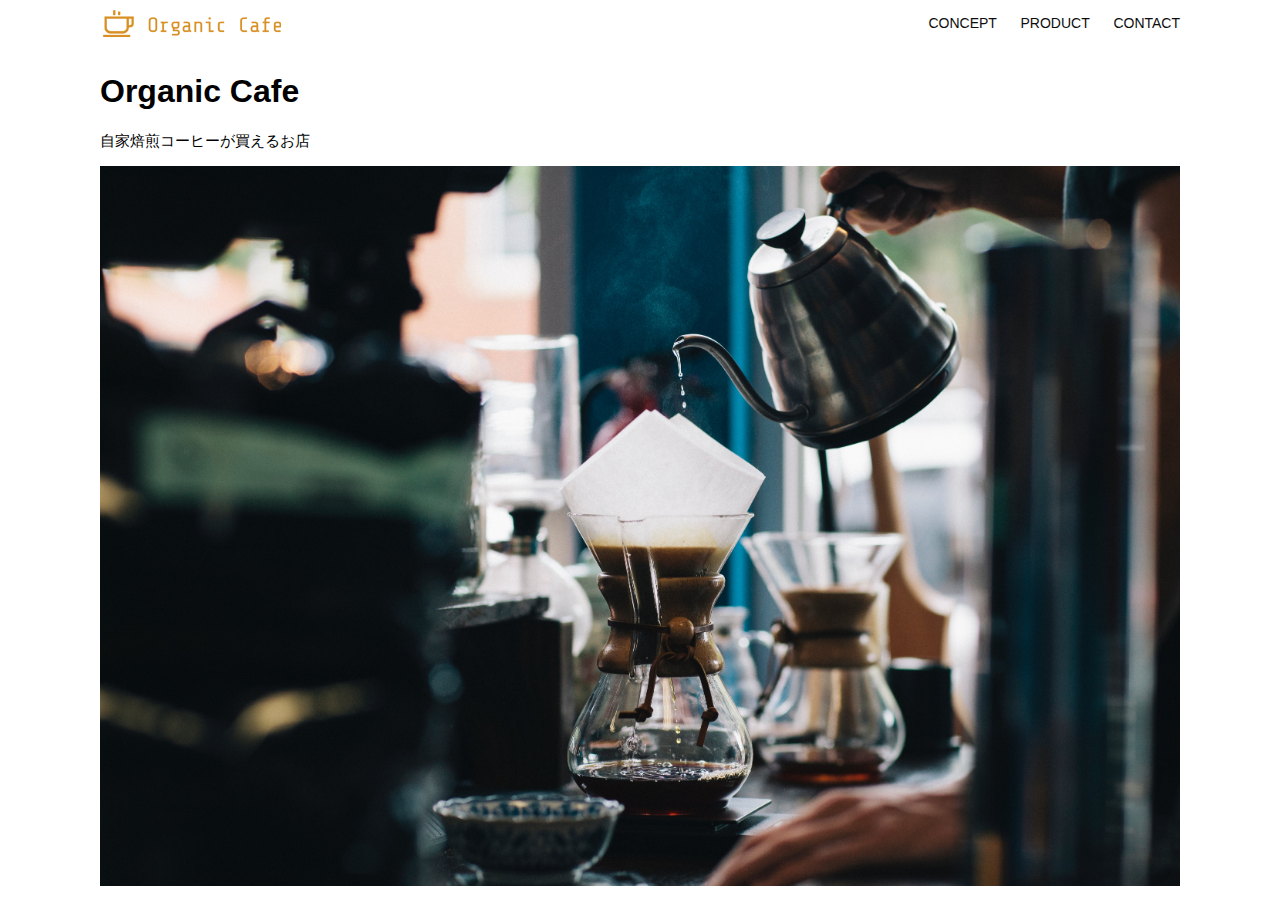
<file: kadai_013/index.html>
<!DOCTYPE html>
<html>
  <head>
    <title>Organic Cafe</title>
    <meta charset="UTF-8" />
    <meta name="description" content="自家焙煎のコーヒーがお家で楽しめるOrganic Cafe"/>
    <meta name="viewport" content="width=device-width, initial-scale=1.0" />
    <link rel="stylesheet" href="style.css" />
  </head>
  <body>
    <!-- ヘッダー -->
    <header>
      <!-- ロゴ -->
      <a href="index.html" id="logo"><img src="images/logo.png" alt="トップページに戻る"/></a>

      <!-- PC用ナビゲーション -->
      <nav id="nav-pc">
        <a href="index.html#concept">CONCEPT</a>
        <a href="index.html#product">PRODUCT</a>
        <a href="index.html#contact">CONTACT</a>
      </nav>
    <!-- スマホ用メニューボタン -->
    <img id="menu-sp" src="images/button-menu.png" alt="ナビゲーションを開く" onclick="document.getElementById('nav-sp').style.display = 'block'">

     <!-- スマホ用ナビゲーション -->
     <nav id="nav-sp">
       <ul>
         <li>
           <img id="close" src="images/button-close.png" alt="ナビゲーションを閉じる" onclick="document.getElementById('nav-sp').style.display = 'none'">
         </li>
         <li>
           <a id="logo-sp" href="index.html" onclick="document.getElementById('nav-sp').style.display = 'none'">
             <img src="images/logo-sp.png" alt="トップページに戻る">
           </a>
         </li>
         <li>
           <a class="menu" href="index.html#concept" onclick="document.getElementById('nav-sp').style.display = 'none'">CONCEPT</a>
         </li>
         <li>
           <a class="menu" href="index.html#product" onclick="document.getElementById('nav-sp').style.display = 'none'">PRODUCT</a>
         </li>
         <li><a class="menu" href="index.html#contact" onclick="document.getElementById('nav-sp').style.display = 'none'">CONTACT</a>
         </li>
       </ul>
     </nav>
    </header>

    <main>
      <article>
        <!-- メインビジュアル -->
        <section id="main-visual">
          <div id="main-message">
            <h1>Organic Cafe</h1>
            <p>自家焙煎コーヒーが買えるお店</p>
          </div>
          <img src="images/main-image.jpg" alt="コーヒーをハンドドリップで淹れる画像"/>
        </section>
      </article>
    </main>
  </body>
</html>
</file>
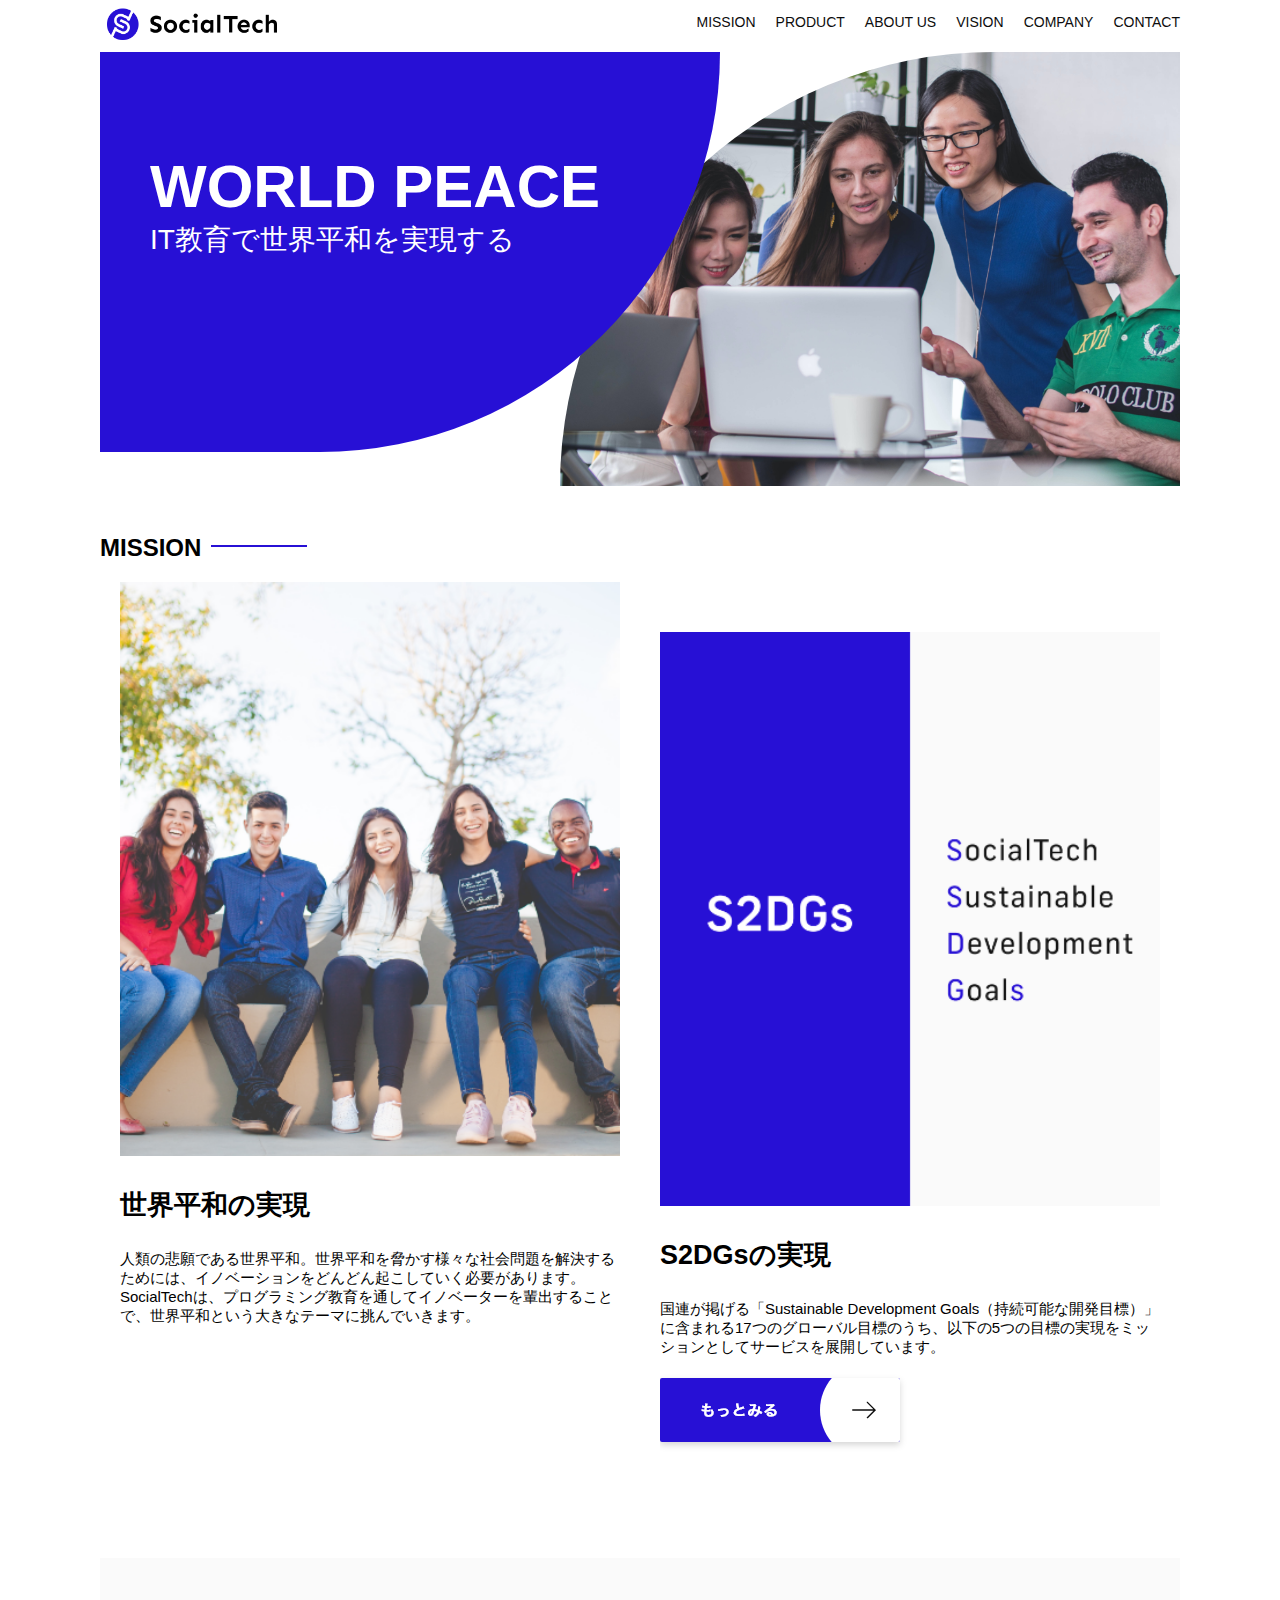
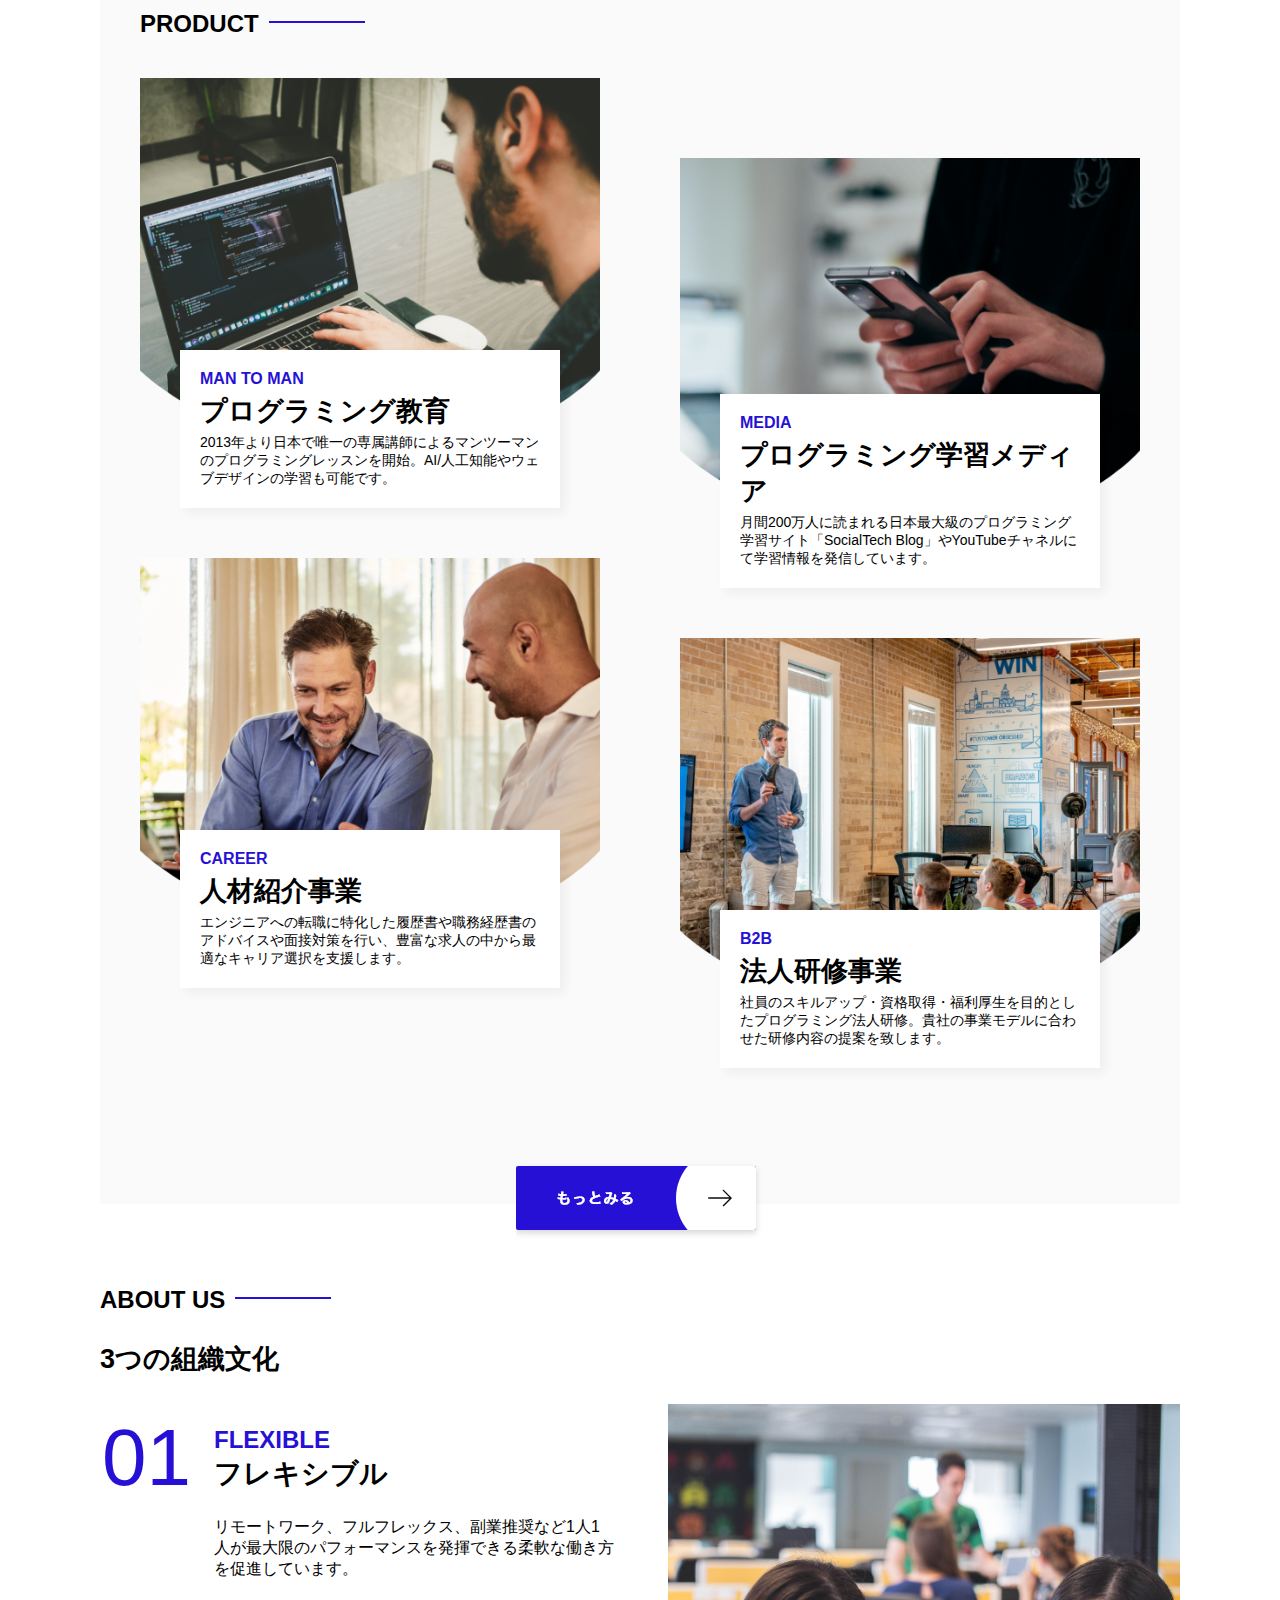
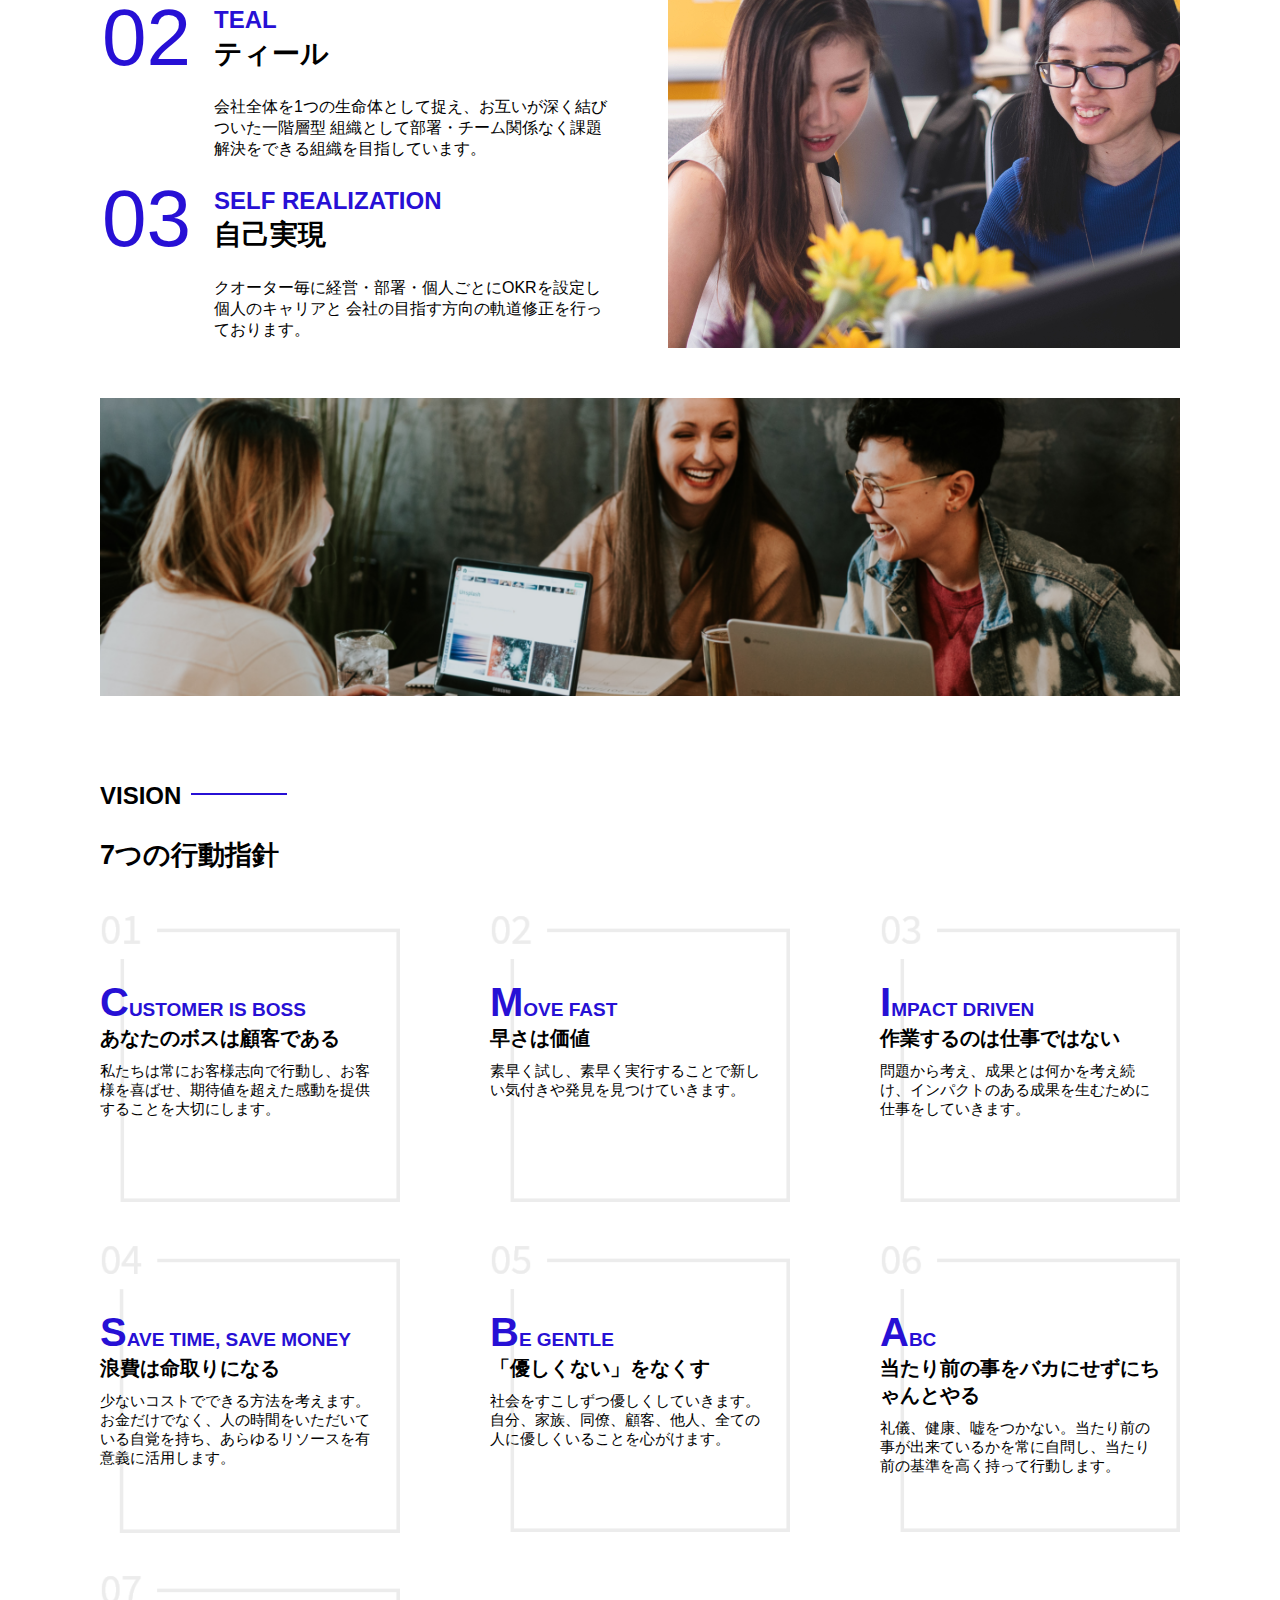
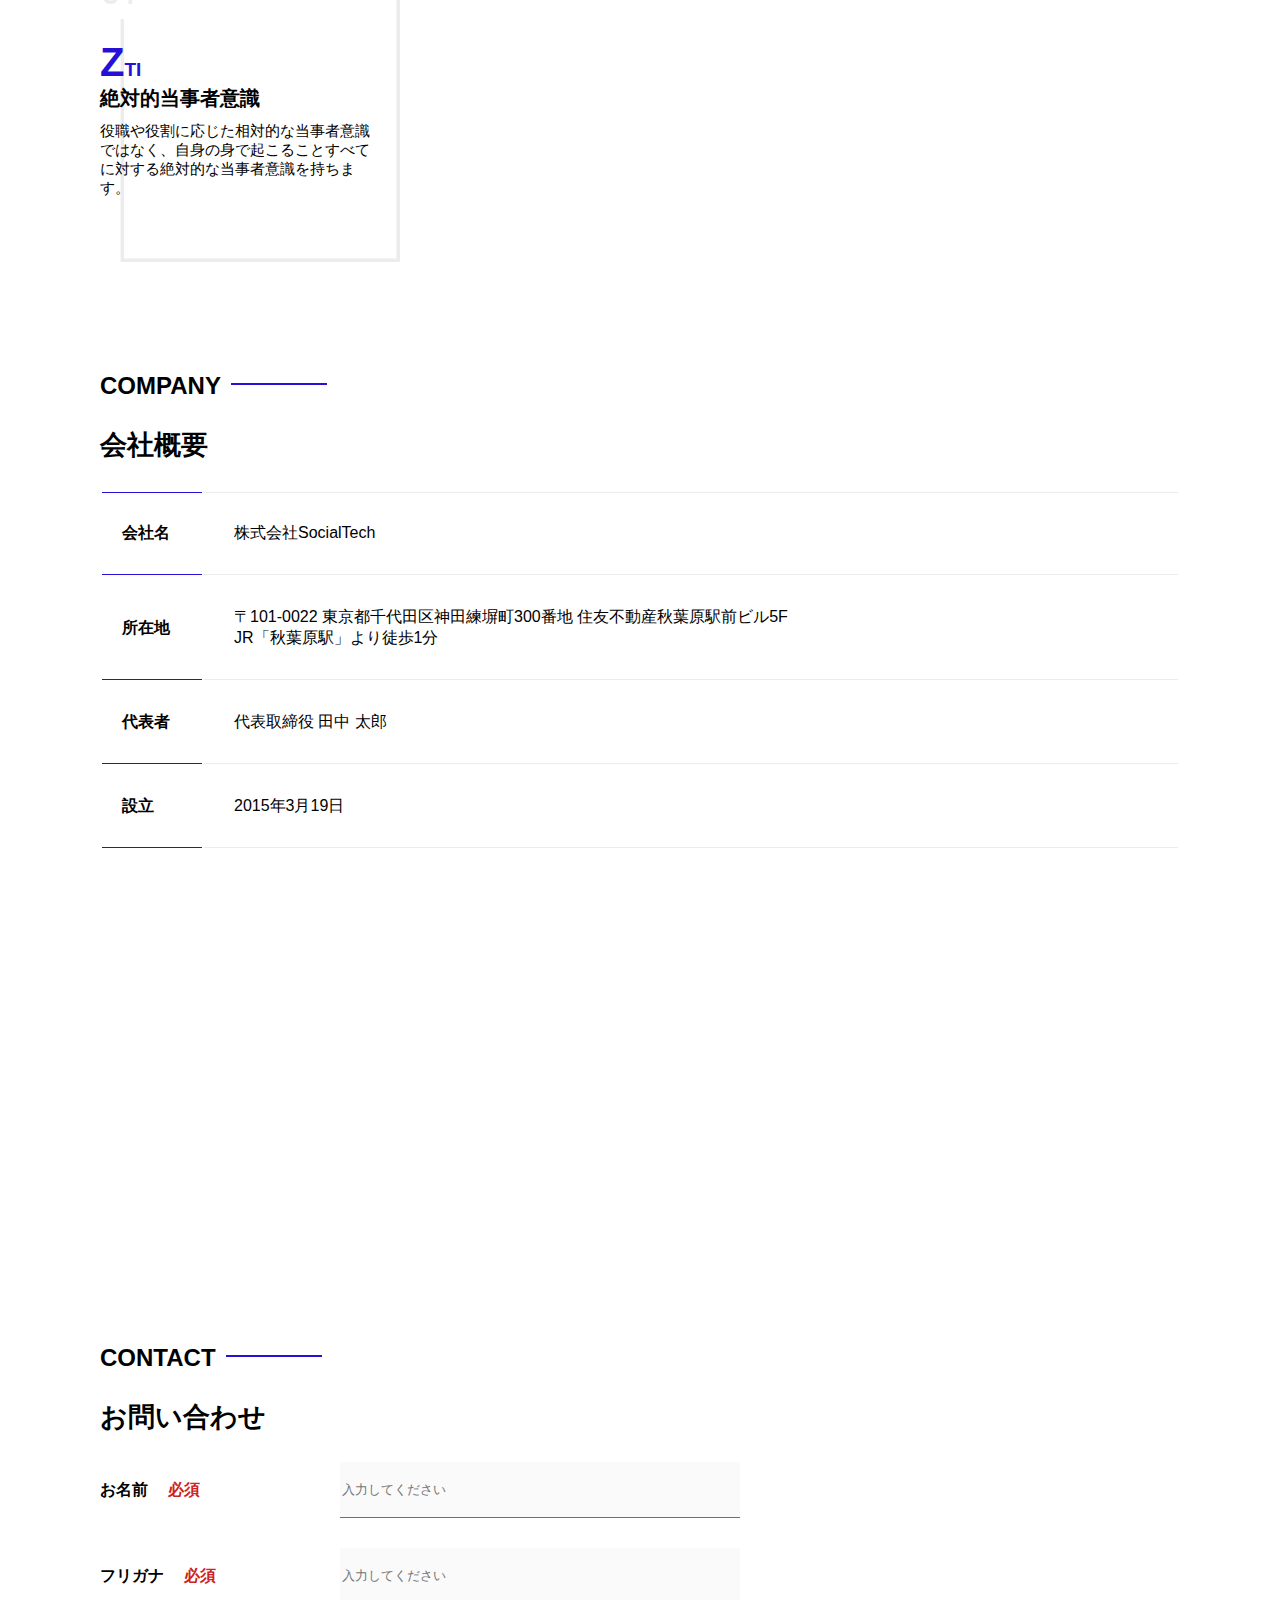
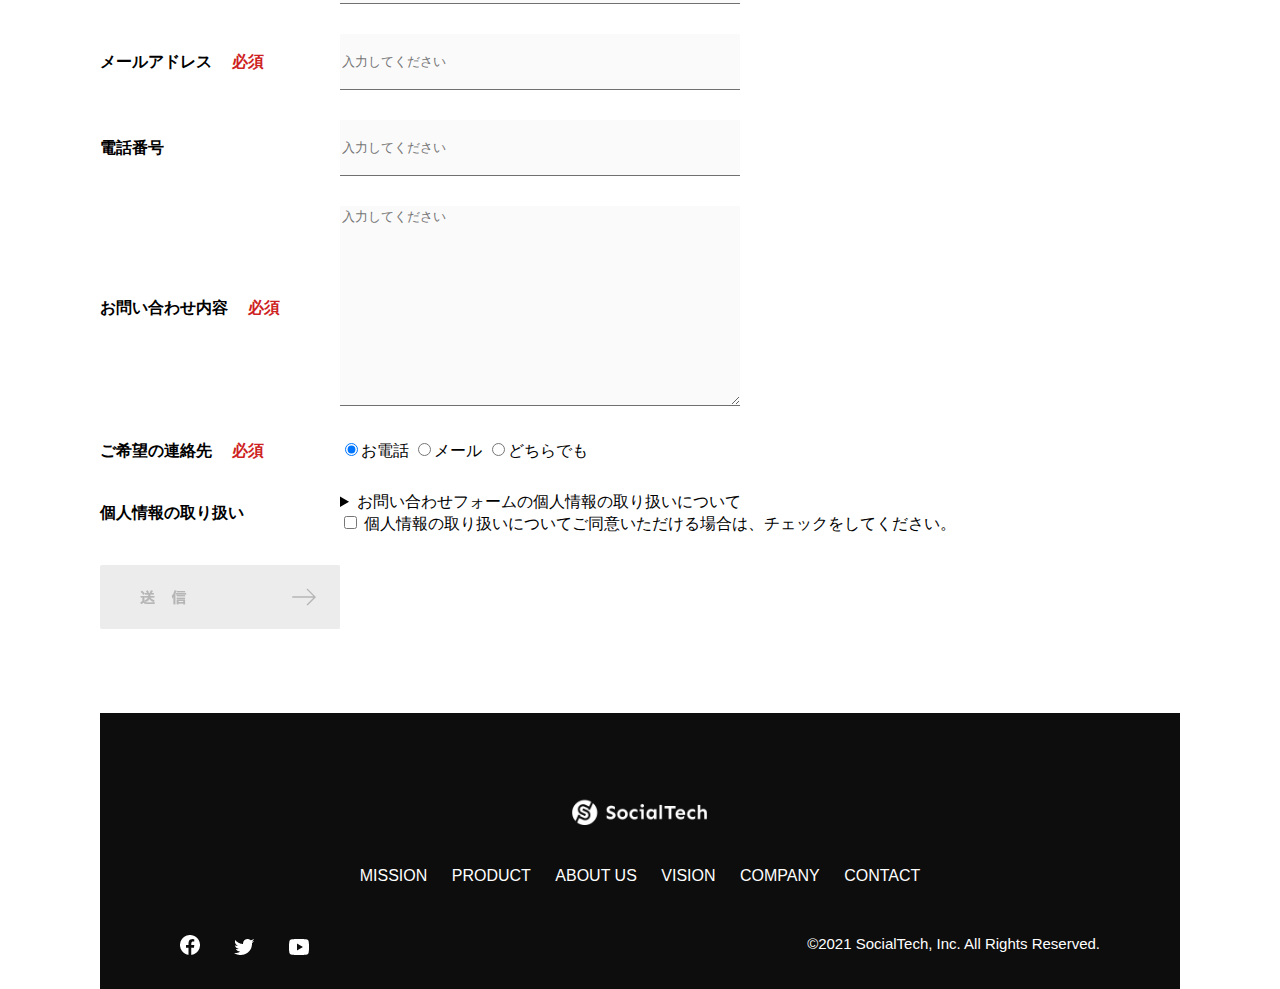
<file: kadai_tutorial_output/index.html>
<!DOCTYPE html>
 <html>
 <head>
    <title>SocialTech</title>
    <meta charset="UTF-8">
    <meta name="description" content="SocialTechはEdTech業界のリーディングカンパニーを目指します。">
    <meta name="viewport" content="width=device-width, initial-scale=1.0">
    <link rel="stylesheet" href="style.css">
 </head>
 <body>
  <!-- ヘッダー -->
  <header>
    <!-- ロゴ -->
    <a href="index.html" id="logo"><img src="images/logo.png" alt="トップページに戻る"></a>
     <!-- PC用ナビゲーション -->
    <nav id="nav-pc">
       <ul>
        <li><a href="mission.html">MISSION</a></li>
        <li><a href="product.html">PRODUCT</a></li>
        <li><a href="index.html#aboutus">ABOUT US</a></li>
        <li><a href="index.html#vision">VISION</a></li>
        <li><a href="index.html#company">COMPANY</a></li>
        <li><a href="index.html#contact">CONTACT</a></li>
       </ul>
   </nav>
       <!-- スマホ用メニューボタン -->
       <button id="menu-sp" onclick="document.getElementById('nav-sp').style.display = 'block'">
         <img src="images/button-menu.png" alt="ナビゲーションを開く">
       </button>
       <!-- スマホ用ナビゲーション -->
       <div id="nav-sp">
         <button id="close" onclick="document.getElementById('nav-sp').style.display = 'none'">
           <img src="images/button-close.png" alt="ナビゲーションを閉じる">
         </button>
 
         <nav>
           <ul>
             <li>
               <a id="logo-sp" href="index.html" onclick="document.getElementById('nav-sp').style.display = 'none'"><img src="images/logo-sp.png" alt="トップページに戻る"></a>
             </li>
             <li><a class="menu" href="mission.html" onclick="document.getElementById('nav-sp').style.display = 'none'">MISSION</a></li>
             <li><a class="menu" href="product.html" onclick="document.getElementById('nav-sp').style.display = 'none'">PRODUCT</a></li>
             <li><a class="menu" href="index.html#aboutus" onclick="document.getElementById('nav-sp').style.display = 'none'">ABOUT US</a></li>
             <li><a class="menu" href="index.html#vision" onclick="document.getElementById('nav-sp').style.display = 'none'">VISION</a></li>
             <li><a class="menu" href="index.html#company" onclick="document.getElementById('nav-sp').style.display = 'none'">COMPANY</a></li>
             <li><a class="menu" href="index.html#contact" onclick="document.getElementById('nav-sp').style.display = 'none'">CONTACT</a></li>
           </ul>
         </nav>
         <div id="sns">
           <a href="https://www.facebook.com/sejuku2013">
             <img src="images/button-facebook.png" alt="Facebookのリンク">
           </a>
           <a href="https://twitter.com/samuraijuku">
             <img src="images/button-twitter.png" alt="Twitterのリンク">
           </a>
           <a href="https://www.youtube.com/channel/UCCFOQO5aDK0xXam4cUQXT8g">
             <img src="images/button-youtube.png" alt="YouTubeのリンク">
           </a>
         </div>
       </div>
  </header>
  <main>
    <article>
      <!-- メインビジュアル -->
      <section id="main-visual">
         <div id="main-message">
            <h1>WORLD PEACE</h1>
            <p>IT教育で世界平和を実現する</p>
        </div>
        <img src="images/index/index-main.png" alt="PCの周りに集まる多国籍の仲間たち">
      </section>
      <!--ミッション-->
      <section id="mission">
        <h2 class="index-h2">MISSION</h2>
        <div id="mission-flex">
          <div>
            <img id="mission-photo" src="images/index/index-mission.png" alt="屋外のベンチで写真を撮影する多国籍の仲間たち">
            <h3>世界平和の実現</h3>
            <p>
              人類の悲願である世界平和。世界平和を脅かす様々な社会問題を解決するためには、イノベーションをどんどん起こしていく必要があります。SocialTechは、プログラミング教育を通してイノベーターを輩出することで、世界平和という大きなテーマに挑んでいきます。
            </p>
          </div>
          <div>
            <img id="s2dgs" src="images/index/s2dgs.png" alt="S2DGs">
            <h3>S2DGsの実現</h3>
            <p>国連が掲げる「Sustainable Development Goals（持続可能な開発目標）」に含まれる17つのグローバル目標のうち、以下の5つの目標の実現をミッションとしてサービスを展開しています。</p>
            <a href="mission.html">
              <img src="images/button-more.png" alt="もっとみる">
            </a>
          </div>
        </div>
      </section>
      <!-- プロダクト -->
      <section id="product">
       <h2 class="index-h2">PRODUCT</h2>
        <div class="product-flex">
         <div id="product-left">
             <div>
               <img class="product-photo" src="images/index/index-mantoman.png" alt="PCでコードを書く男性">
               <div class="product-explain">
                 <span>MAN TO MAN</span>
                 <h3>プログラミング教育</h3>
                 <p>2013年より日本で唯一の専属講師によるマンツーマンのプログラミングレッスンを開始。AI/人工知能やウェブデザインの学習も可能です。</p>
               </div>
             </div>
             <div>
               <img class="product-photo" src="images/index/index-career.png" alt="笑顔で話し合う2人の男性">
               <div class="product-explain">
                 <span>CAREER</span>
                 <h3>人材紹介事業</h3>
                 <p>エンジニアへの転職に特化した履歴書や職務経歴書のアドバイスや面接対策を行い、豊富な求人の中から最適なキャリア選択を支援します。</p>
               </div>
             </div>
         </div>
         <div id="product-right">
            <div>
              <img class="product-photo" src="images/index/index-media.png" alt="スマートフォンを操作する人">
              <div class="product-explain">
                <span>MEDIA</span>
                <h3>プログラミング学習メディア</h3>
                <p>月間200万人に読まれる日本最大級のプログラミング学習サイト「SocialTech Blog」やYouTubeチャネルにて学習情報を発信しています。</p>
              </div>
            </div>
            <div>
              <img class="product-photo" src="images/index/index-b2b.png" alt="講演中の男性とそれを聴く人々">
              <div class="product-explain">
                <span>B2B</span>
                <h3>法人研修事業</h3>
                <p>社員のスキルアップ・資格取得・福利厚生を目的としたプログラミング法人研修。貴社の事業モデルに合わせた研修内容の提案を致します。</p>
              </div>
            </div>
          </div>
        </div>
        <div id="product-more">
          <a href="product.html">
            <img src="images/button-more.png" alt="もっとみる">
          </a>
         </div>
        </div>
      </section>
      <!-- ABOUT US -->
      <section id="aboutus">
        <h2 class="index-h2">ABOUT US</h2>
        <h3>3つの組織文化</h3>
        <div>
          <table class="culture-table">
            <tr>
              <td class="culture-num">01</td>
              <th><span class="culture-en">FLEXIBLE</span><br>フレキシブル</th>
            </tr>
            <tr>
              <td>
                <!--空のセル-->
              </td>
              <td class="culture-description">リモートワーク、フルフレックス、副業推奨など1人1人が最大限のパフォーマンスを発揮できる柔軟な働き方を促進しています。</td>
            </tr>
            <tr>
              <td class="culture-num">02</td>
              <th><span class="culture-en">TEAL</span><br>ティール</th>
            </tr>
            <tr>
              <td>
                <!--空のセル-->
              </td>
              <td class="culture-description">会社全体を1つの生命体として捉え、お互いが深く結びついた一階層型 組織として部署・チーム関係なく課題解決をできる組織を目指しています。</td>
            </tr>
            <tr>
              <td class="culture-num">03</td>
              <th><span class="culture-en">SELF REALIZATION</span><br>自己実現</th>
            </tr>
            <tr>
              <td>
                <!--空のセル-->
              </td>
              <td class="culture-description">クオーター毎に経営・部署・個人ごとにOKRを設定し個人のキャリアと 会社の目指す方向の軌道修正を行っております。</td>
            </tr>
          </table>
          <img class="culture-img" src="images/index/index-aboutus1.png" alt="笑顔で話し合う2人の女性">
        </div>
        <img class="culture-img2" src="images/index/index-aboutus2.png" alt="笑顔で話し合う3人の男女">
      </section>
      <!-- VISION -->
      <section id="vision">
        <h2 class="index-h2">VISION</h2>
        <h3>7つの行動指針</h3>
        <div>
             <div class="vision-box">
               <img src="images/index/vision-01.png" alt="01">
               <div>
                 <h4>CUSTOMER IS BOSS</h4>
                 <h5>あなたのボスは顧客である</h5>
                 <p>私たちは常にお客様志向で行動し、お客様を喜ばせ、期待値を超えた感動を提供することを大切にします。</p>
               </div>
             </div>
              <div class="vision-box">
               <img src="images/index/vision-02.png" alt="02">
               <div>
                 <h4>MOVE FAST</h4>
                 <h5>早さは価値</h5>
                 <p>素早く試し、素早く実行することで新しい気付きや発見を見つけていきます。</p>
               </div>
             </div>
             <div class="vision-box">
               <img src="images/index/vision-03.png" alt="03">
               <div>
                 <h4>IMPACT DRIVEN</h4>
                 <h5>作業するのは仕事ではない</h5>
                 <p>問題から考え、成果とは何かを考え続け、インパクトのある成果を生むために仕事をしていきます。</p>
               </div>
             </div>
             <div class="vision-box">
               <img src="images/index//vision-04.png" alt="04">
               <div>
                 <h4>SAVE TIME, SAVE MONEY</h4>
                 <h5>浪費は命取りになる</h5>
                 <p>少ないコストでできる方法を考えます。お金だけでなく、人の時間をいただいている自覚を持ち、あらゆるリソースを有意義に活用します。</p>
               </div>
             </div>
             <div class="vision-box">
               <img src="images/index/vision-05.png" alt="05">
               <div>
                 <h4>BE GENTLE</h4>
                 <h5>「優しくない」をなくす</h5>
                 <p>社会をすこしずつ優しくしていきます。自分、家族、同僚、顧客、他人、全ての人に優しくいることを心がけます。</p>
               </div>
             </div>
             <div class="vision-box">
               <img src="images/index/vision-06.png" alt="06">
               <div>
                 <h4>ABC</h4>
                 <h5>当たり前の事をバカにせずにちゃんとやる</h5>
                 <p>礼儀、健康、嘘をつかない。当たり前の事が出来ているかを常に自問し、当たり前の基準を高く持って行動します。</p>
               </div>
             </div>
             <div class="vision-box">
               <img src="images/index/vision-07.png" alt="07">
               <div>
                 <h4>ZTI</h4>
                 <h5>絶対的当事者意識</h5>
                 <p>役職や役割に応じた相対的な当事者意識ではなく、自身の身で起こることすべてに対する絶対的な当事者意識を持ちます。</p>
               </div>
             </div>
        </div>
      </section>
      <!-- COMPANY -->
      <section id="company">
        <h2 class="index-h2">COMPANY</h2>
        <h3>会社概要</h3>
           <table id="company-table">
             <tr>
               <th class="tableheader tableheader-first">会社名</th>
               <td class="cell cell-first">株式会社SocialTech</td>
             </tr>
             <tr>
               <th class="tableheader">所在地</th>
               <td class="cell">〒101-0022 東京都千代田区神田練塀町300番地 住友不動産秋葉原駅前ビル5F<br>JR「秋葉原駅」より徒歩1分</td>
             </tr>
             <tr>
               <th class="tableheader">代表者</th>
               <td class="cell">代表取締役 田中 太郎</td>
             </tr>
             <tr>
               <th class="tableheader">設立</th>
               <td class="cell">2015年3月19日</td>
             </tr>
           </table>
      <iframe 
      src="https://www.google.com/maps/embed?pb=!1m18!1m12!1m3!1d3240.0688551336807!2d139.7720776771055!3d35.69992317258124!2m3!1f0!2f0!3f0!3m2!1i1024!2i768!4f13.1!3m3!1m2!1s0x60188fee13660e23%3A0x77137876edf742ac!2z5L2P5Y-L5LiN5YuV55Sj56eL6JGJ5Y6f6aeF5YmN44OT44Or!5e0!3m2!1sja!2sjp!4v1704858013291!5m2!1sja!2sjp" 
      style="border: 0" allowfullscreen="" loading="lazy">
      </iframe>
      </section>
      <!-- お問い合わせフォーム -->
      <section id="contact">
        <h2 class="index-h2">CONTACT</h2>
        <h3>お問い合わせ</h3>
        <form>
          <div>
            <div class="contact-heading">
              <label class="contact-label">お名前<span class="contact-span">必須</span></label>
            </div>
            <div>
              <input type="text" name="name" placeholder="入力してください" class="contact-textbox">
            </div>
          </div>
          <div>
            <div class="contact-heading">
              <label class="contact-label">フリガナ<span class="contact-span">必須</span></label>
            </div>
            <div>
              <input type="text" name="hurigana" placeholder="入力してください" class="contact-textbox">
            </div>
          </div>
          <div>
            <div class="contact-heading">
              <label class="contact-label">メールアドレス<span class="contact-span">必須</span></label>
            </div>
            <div>
              <input type="text" name="email" placeholder="入力してください" class="contact-textbox">
            </div>
          </div>
          <div>
            <div class="contact-heading">
              <label class="contact-label">電話番号</label>
            </div>
            <div>
              <input type="text" name="tel" placeholder="入力してください" class="contact-textbox">
            </div>
          </div>
          <div>
            <div class="contact-heading">
              <label class="contact-label">お問い合わせ内容<span class="contact-span">必須</span></label>
            </div>
            <div>
              <textarea class="contact-textarea" placeholder="入力してください" name="message"></textarea>
            </div>
          </div>
          <div>
            <div class="contact-heading">
              <label class="contact-label">ご希望の連絡先<span class="contact-span">必須</span></label>
            </div>
            <div>
              <input class="radiobutton" type="radio" value="tel" name="contact" checked><label>お電話</label>
              <input class="radiobutton" type="radio" value="mail" name="contact"><label>メール</label>
              <input class="radiobutton" type="radio" value="both" name="contact"><label>どちらでも</label>
            </div>
          </div>
             <div>
               <div class="contact-heading">
                 <label class="contact-label">個人情報の取り扱い</label>
               </div>
               <div>
                 <details>
                   <summary>お問い合わせフォームの個人情報の取り扱いについて</summary>
                   <div>
                     <dl>
                       <dt>１．組織の名称又は氏名</dt>
                       <dd>株式会社SocialTech</dd>
                       <dt>２．個人情報保護管理者（若しくはその代理人）の氏名又は職名、所属及び連絡先</dt>
                       <dd>
                         <p>鈴木 一郎 コーポレート部</p>
                         <p>メールアドレス：samurai@example.com</p>
                         <p>TEL：03-1234-5678</p>
                       </dd>
                       <dt>３．個人情報の利用目的</dt>
                       <dd>
                         <ul>
                           <li>本サービス及び本サービスに関連する情報の提供又はそれらに関する連絡のため</li>
                           <li>ユーザーの本人確認のため</li>
                           <li>当社サービスのご案内のため</li>
                           <li>当社の商品等の広告または宣伝（電子メールによるものを含むものとします。）</li>
                         </ul>
                       </dd>
                       <dt>４．個人情報の取り扱い業務の委託</dt>
                       <dd>個人情報の取扱業務の全部または一部を外部に業務委託する場合があります。その際、弊社は、個人情報を適切に保護できる管理体制を敷き実行していることを条件として委託先を厳選したうえで、機密保持契約を委託先と締結し、お客様の個人情報を厳密に管理させます。</dd>
                       <dt>５．個人情報の開示等の請求</dt>
                       <dd>
                         お客様は、弊社に対してご自身の個人情報の開示等（利用目的の通知、開示、内容の訂正・追加・削除、利用の停止または消去、第三者への提供の停止）に関して、当社問合わせ窓口に申し出ることができます。<br>
                         その際、弊社はお客様ご本人を確認させていただいたうえで、合理的な期間内に対応いたします。<br>
                         なお、個人情報に関する弊社問合わせ先は、次の通りです。
                       </dd>
                       <dd>
                         <p>株式会社SocialTech　個人情報問合せ窓口</p>
                         <p>〒150-0043　東京都千代田区神田練塀町300番地 住友不動産秋葉原駅前ビル5F</p>
                         <p>メールアドレス：samurai@example.com　TEL：03-1234-5678</p>
                       </dd>
 
                       <dt>６．個人情報を提供されることの任意性について</dt>
                       <dd>お客様がご自身の個人情報を弊社に提供されるか否かは、お客様のご判断によりますが、もしご提供されない場合には、適切なサービスが提供できない場合がありますので予めご了承ください。</dd>
                     </dl>
                   </div>
                 </details>
                 <input type="checkbox" name="agree">
                 <span>個人情報の取り扱いについてご同意いただける場合は、チェックをしてください。</span>
               </div>
             </div>
             <input type="image" src="images/button-submit.png" alt="送信する">
        </form>
      </section>
    </article>
  </main>
    <footer>
      <div id="footer-logo">
        <img src="images/logo-sp.png" alt="SocialTech">
      </div>
      <div id="footer-link">
        <a href="mission.html">MISSION</a>
        <a href="product.html">PRODUCT</a>
        <a href="index.html#aboutus">ABOUT US</a>
        <a href="index.html#vision">VISION</a>
        <a href="index.html#company">COMPANY</a>
        <a href="index.html#contact">CONTACT</a>
      </div>
       <div id="sns-footer">
         <div class="sns-btns">
           <a href="https://www.facebook.com/sejuku2013"><img src="images/button-facebook.png" alt="Facebookのリンク"></a>
           <a href="https://twitter.com/samuraijuku"><img src="images/button-twitter.png" alt="Twitterのリンク"></a>
           <a href="https://www.youtube.com/channel/UCCFOQO5aDK0xXam4cUQXT8g"><img src="images/button-youtube.png" alt="YouTubeのリンク"></a>
         </div>
         <p id="copyright">&copy;2021 SocialTech, Inc. All Rights Reserved.</p>
       </div>
    </footer>
 </body>

 </html>
</file>
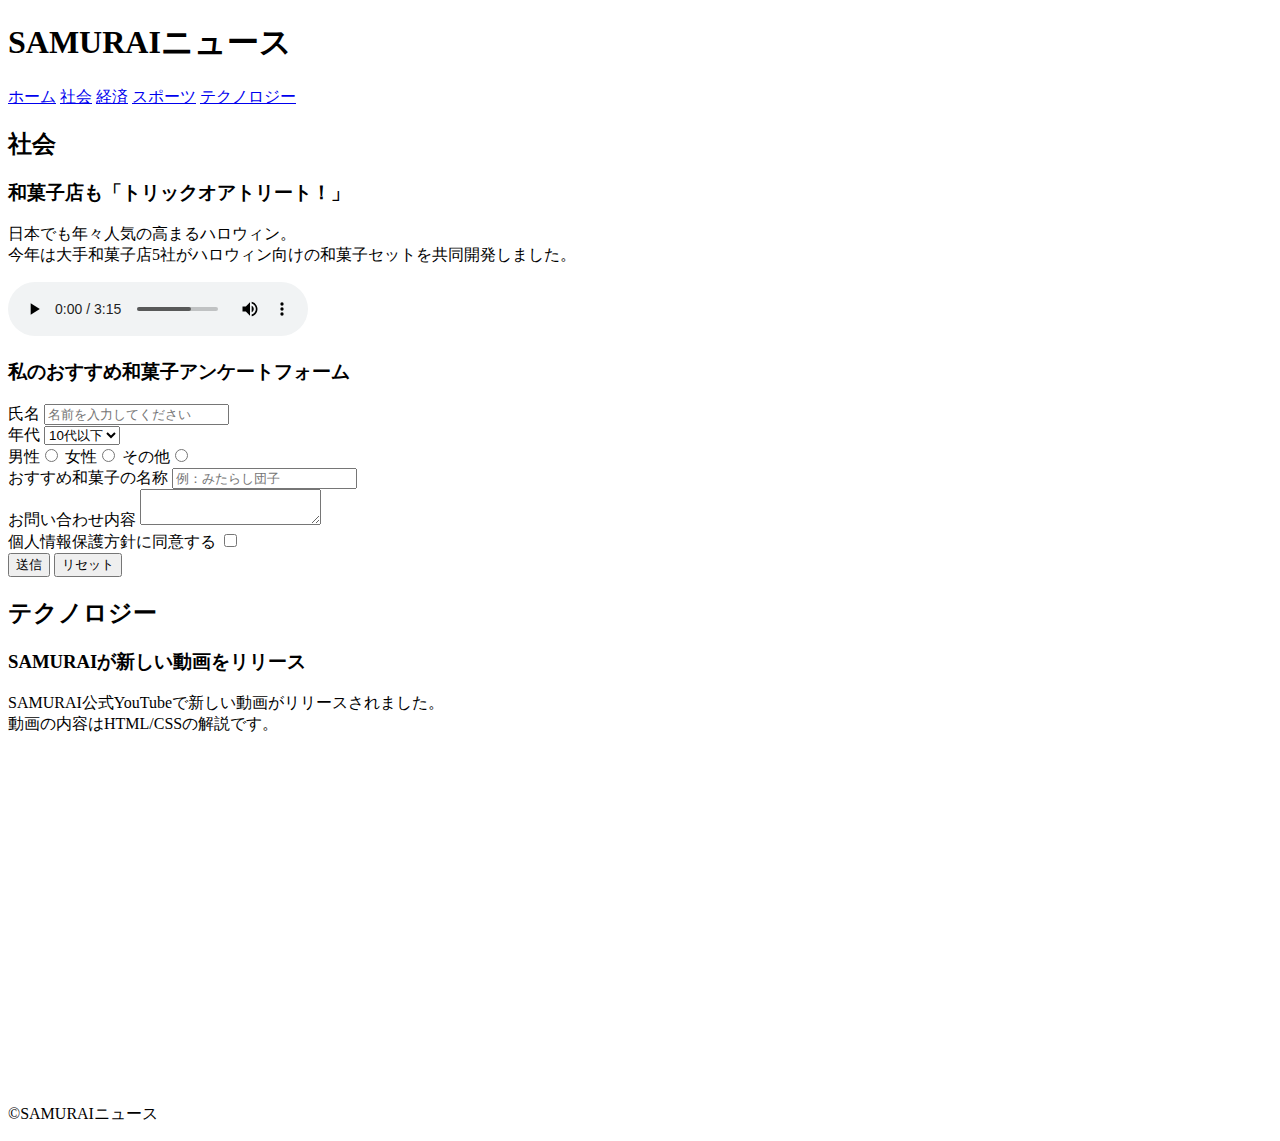
<file: kadai_008/kadai_008.html>
<!DOCTYPE html>
<html>
<head>
  <title>8章課題</title>
  <meta name="description" content="このページは8章の課題です。">
  <meta charset="UTF-8">
</head>
<body>
  <header>
    <h1>SAMURAIニュース</h1>
    <nav>
      <a href="https://www.sejuku.net/">ホーム</a>
      <a href="https://www.sejuku.net/">社会</a>
      <a href="https://www.sejuku.net/">経済</a>
      <a href="https://www.sejuku.net/">スポーツ</a>
      <a href="https://www.sejuku.net/">テクノロジー</a>
    </nav>
  </header>
  <main>
    <article>
      <h2>社会</h2>
      <section>
        <h3>和菓子店も「トリックオアトリート！」</h3>
        <p>日本でも年々人気の高まるハロウィン。<br>
           今年は大手和菓子店5社がハロウィン向けの和菓子セットを共同開発しました。</p>
           <audio src="ichi.mp3" controls></audio>
      </section>
      <section>
        <h3>私のおすすめ和菓子アンケートフォーム</h3>
        <form>
        <label>氏名</label>
        <input type="text" placeholder="名前を入力してください">
        <br>
        <label>年代</label>
        <select>
        <option>10代以下</option>
        <option>20代</option>
        <option>30代</option>
        <option>40代以上</option>
        </select>
        <br>
        <label>男性</label><input type="radio" name="gender">
        <label>女性</label><input type="radio" name="gender">
        <label>その他</label><input type="radio" name="gender">
        <br>
        <label>おすすめ和菓子の名称</label>
        <input type="text" placeholder="例：みたらし団子">
        <br>
        <label>お問い合わせ内容</label>
        <textarea></textarea> 
        <br>
        <label>個人情報保護方針に同意する</label>
        <input type="checkbox">
        <br>
        <input type="submit" value="送信"> 
        <input type="reset" value="リセット">
        </form>
      </section>
    </article>
    <article>
      <h2>テクノロジー</h2>
      <section>
        <h3>SAMURAIが新しい動画をリリース</h3>
        <p>SAMURAI公式YouTubeで新しい動画がリリースされました。<br>
           動画の内容はHTML/CSSの解説です。</p>
        <br>
        <iframe width="560" height="315" src="https://www.youtube.com/embed/2JLiGSUohEo?si=Ezpf0lfJxZBH2ncb" title="YouTube video player" frameborder="0" allow="accelerometer; autoplay; clipboard-write; encrypted-media; gyroscope; picture-in-picture; web-share" referrerpolicy="strict-origin-when-cross-origin" allowfullscreen></iframe>
      </section>
    </article>
  </main>
  <footer>
    <p>&copy;SAMURAIニュース</p>
  </footer>
</body>
</html>
</file>
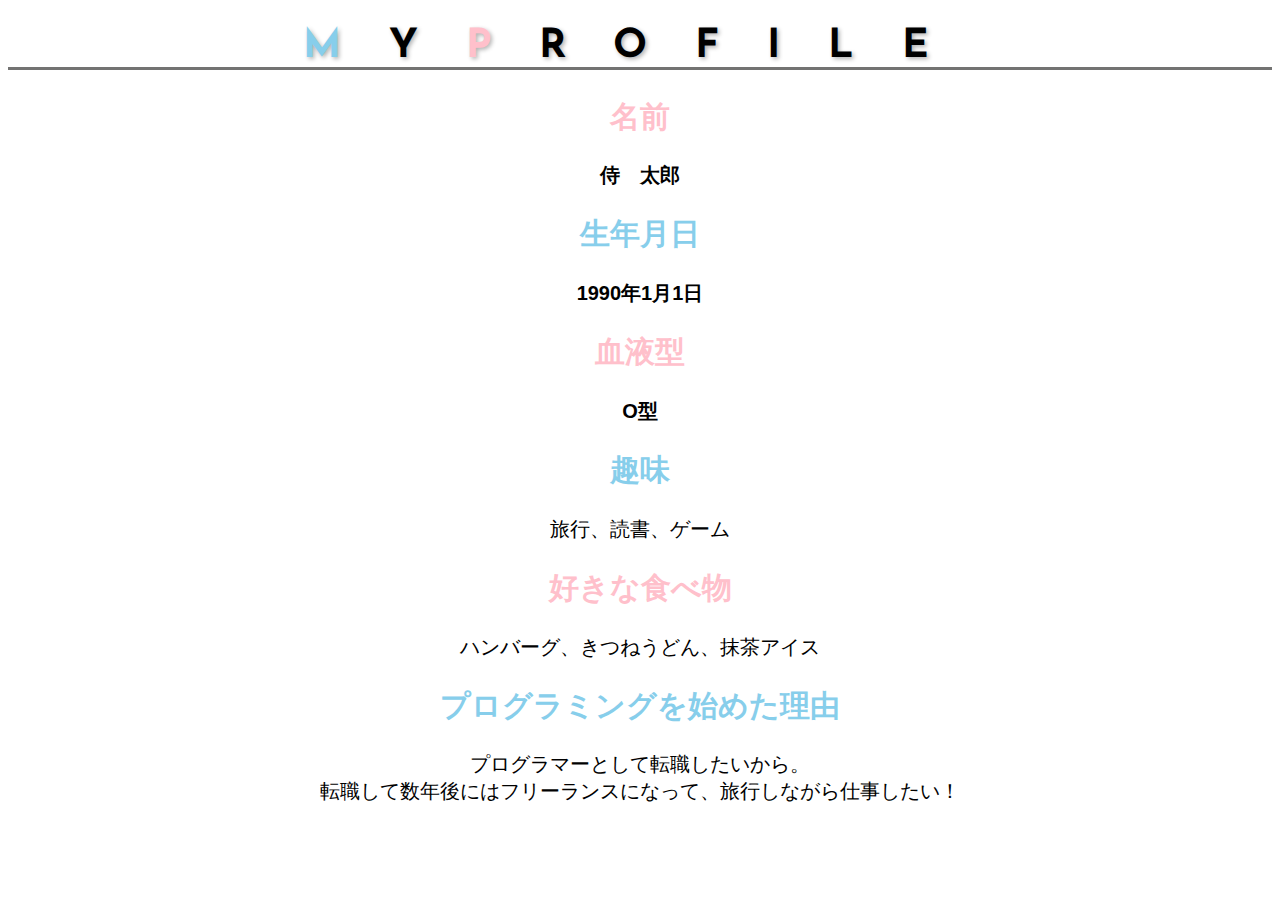
<file: kadai_015/kadai_015.html>
<!DOCTYPE html>
<html>
<head>
  <title>15章課題</title>
  <meta charset="UTF-8">
  <meta name="description" content="このページは15章の課題です。">
  <link rel="stylesheet" href="style.css">
  <link rel="preconnect" href="https://fonts.googleapis.com">
  <link rel="preconnect" href="https://fonts.gstatic.com" crossorigin>
  <link href="https://fonts.googleapis.com/css2?family=Josefin+Sans&display=swap" rel="stylesheet">
</head>
<body>
  <h1><span class="blue">M</span>Y<span class="pink">P</span>ROFILE</h1>
  <div id="basic">
    <h2 class="pink">名前</h2>
    <p>侍　太郎</p>
    <h2 class="blue">生年月日</h2>
    <p>1990年1月1日</p>
    <h2 class="pink">血液型</h2>
    <p>O型</p>
  </div>
  <h2 class="blue">趣味</h2>
  <p>旅行、読書、ゲーム</p>
  <h2 class="pink">好きな食べ物</h2>
  <p>ハンバーグ、きつねうどん、抹茶アイス</p>
  <h2 class="blue">プログラミングを始めた理由</h2>
  <p>プログラマーとして転職したいから。<br>転職して数年後にはフリーランスになって、旅行しながら仕事したい！</p>
</body>
</html>
</file>
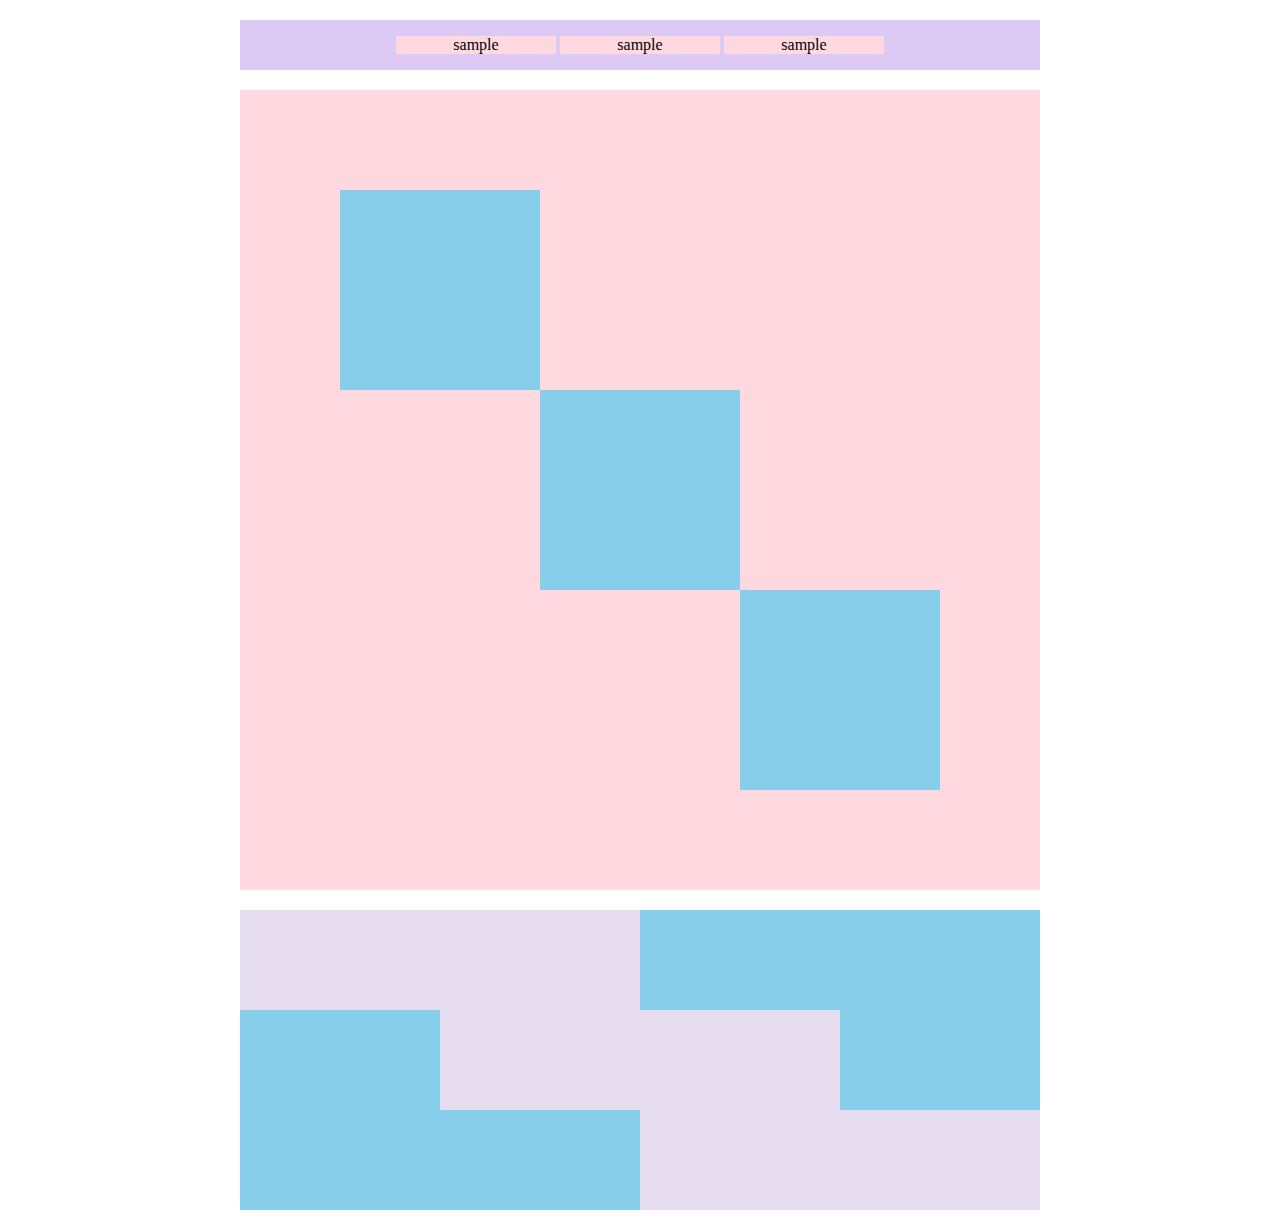
<file: kadai_018/kadai_018.html>
<!DOCTYPE html>
<html>
<head>
  <meta charset="UTF-8">
  <link rel="stylesheet" href="style.css">
  <meta name="description" content="このページは18章の課題です。">
  <title>18章課題</title>
</head>
<body>
  <div id="top">
    <p class="top-child">sample</p>
    <p class="top-child">sample</p>
    <p class="top-child">sample</p>
  </div>
  <div id="middle">
    <div id="middle-child01"></div>
    <div id="middle-child02"></div>
    <div id="middle-child03"></div>
  </div>
  <div id="bottom">
    <div id="bottom-child01"></div>
    <div id="bottom-child02"></div>
    <div id="bottom-child03"></div>
  </div>
</body>
</html>
</file>
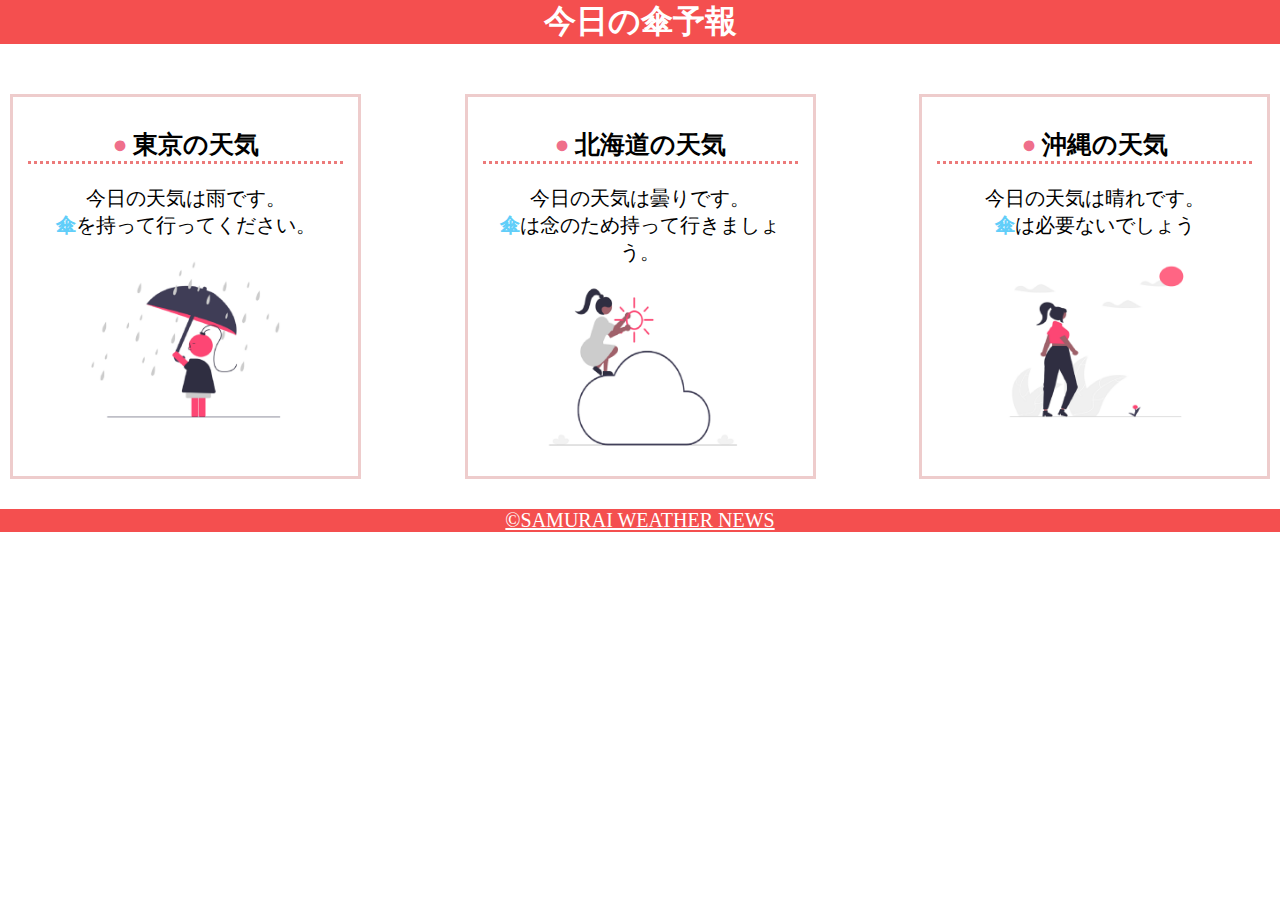
<file: kadai_022/kadai_022.html>
<!DOCTYPE html>
<html>
    <head>
        <meta charset="UTF-8">
        <meta name="viewport" content="width=device-width, initial-scale=1.0">
        <link rel="stylesheet" href="style.css">
        <meta name="description" content="このページは22章の課題です。">
        <title>22章課題</title>
    </head>
    <body>
       
        <header>
            <h1>今日の傘予報</h1>
        </header>  
 
        <main>

            <div id="parent">
                <div class="contents">
                    <h2>東京の天気</h2>
                    <p>今日の天気は雨です。</p>
                    <p>傘を持って行ってください。</p>
                    <img src="images/rainy.png" alt="雨">
                </div>
 
                <div class="contents">
                    <h2>北海道の天気</h2>
                    <p>今日の天気は曇りです。</p>
                    <p>傘は念のため持って行きましょう。</p>
                    <img src="images/cloudy.png" alt="曇り">
                </div>
 
                <div class="contents">
                    <h2>沖縄の天気</h2>
                    <p>今日の天気は晴れです。</p>
                    <p>傘は必要ないでしょう</p>
                    <img src="images/sunny.png" alt="晴れ">
                </div>

            </div>    
 
        </main>
 
        <footer>
            <a href="https://www.sejuku.net/corp/">&copy;SAMURAI WEATHER NEWS</a>
         </footer>
 
    </body>
</html>
</file>
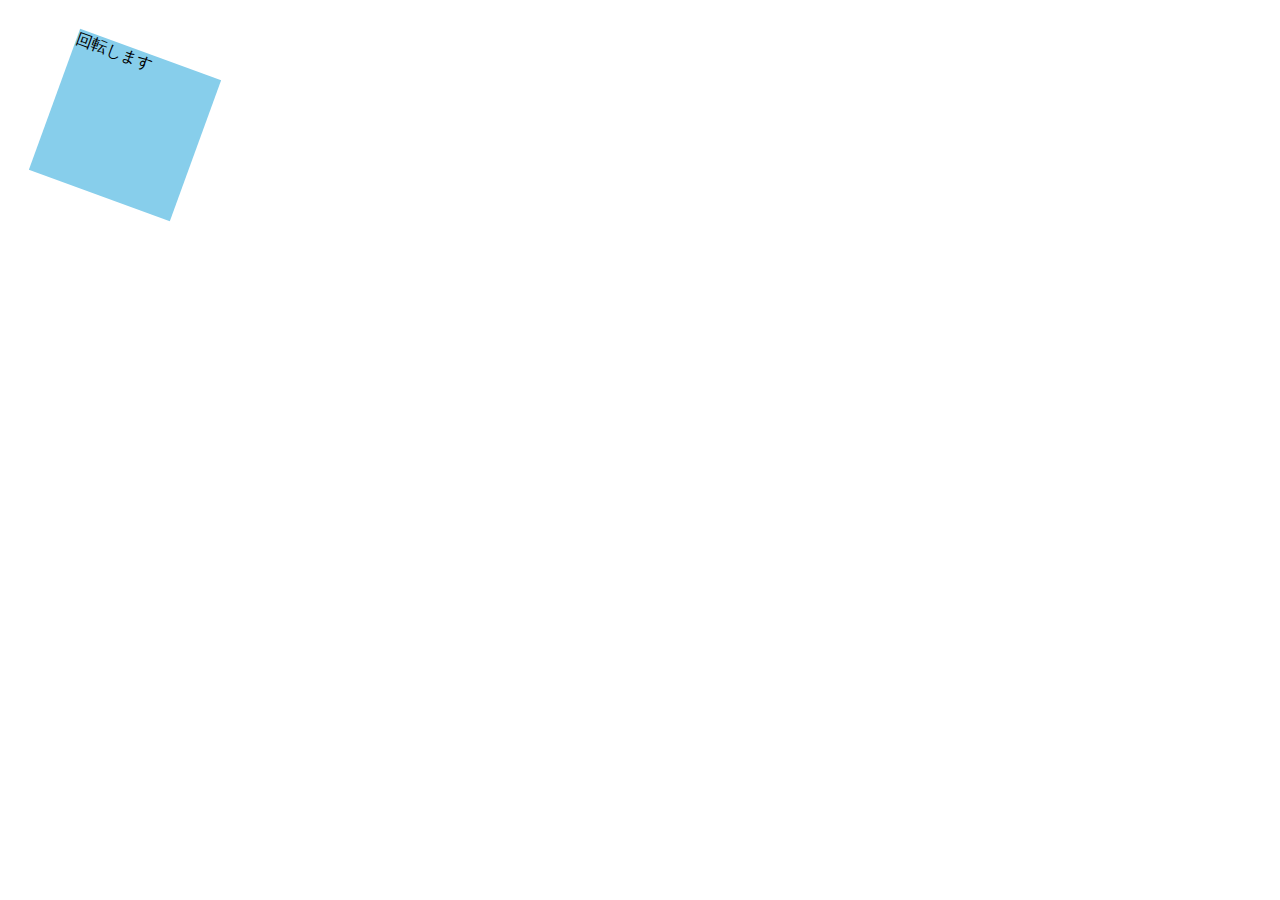
<file: kadai_mdn_css/mdn.html>
<!DOCTYPE html>
<html>

<head>
    <style>
        div {
            position: absolute;
            left: 50px;
            top: 50px;
            width: 150px;
            height: 150px;
            background-color: skyblue;
            transform: rotate(20deg);
        }
    </style>
</head>

<body>
    <div>
        回転します
    </div>

</body>

</html>
</file>
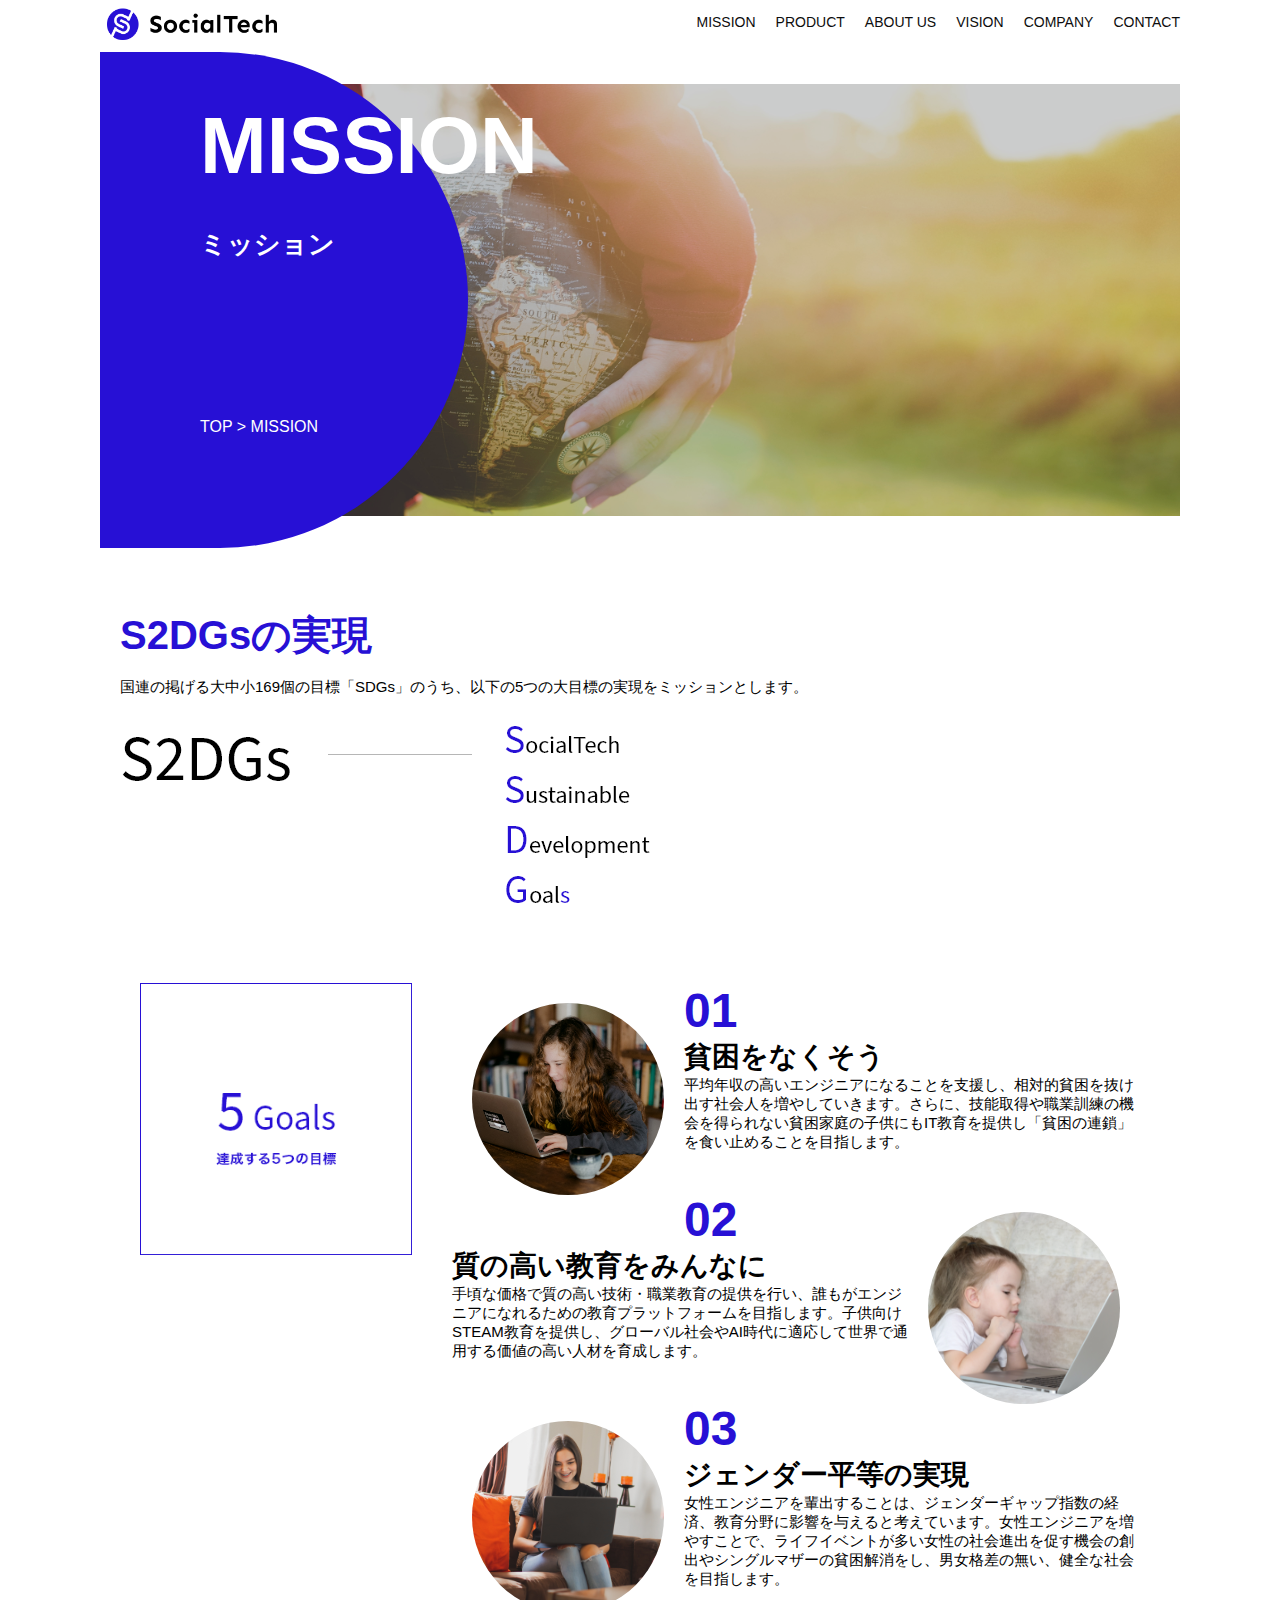
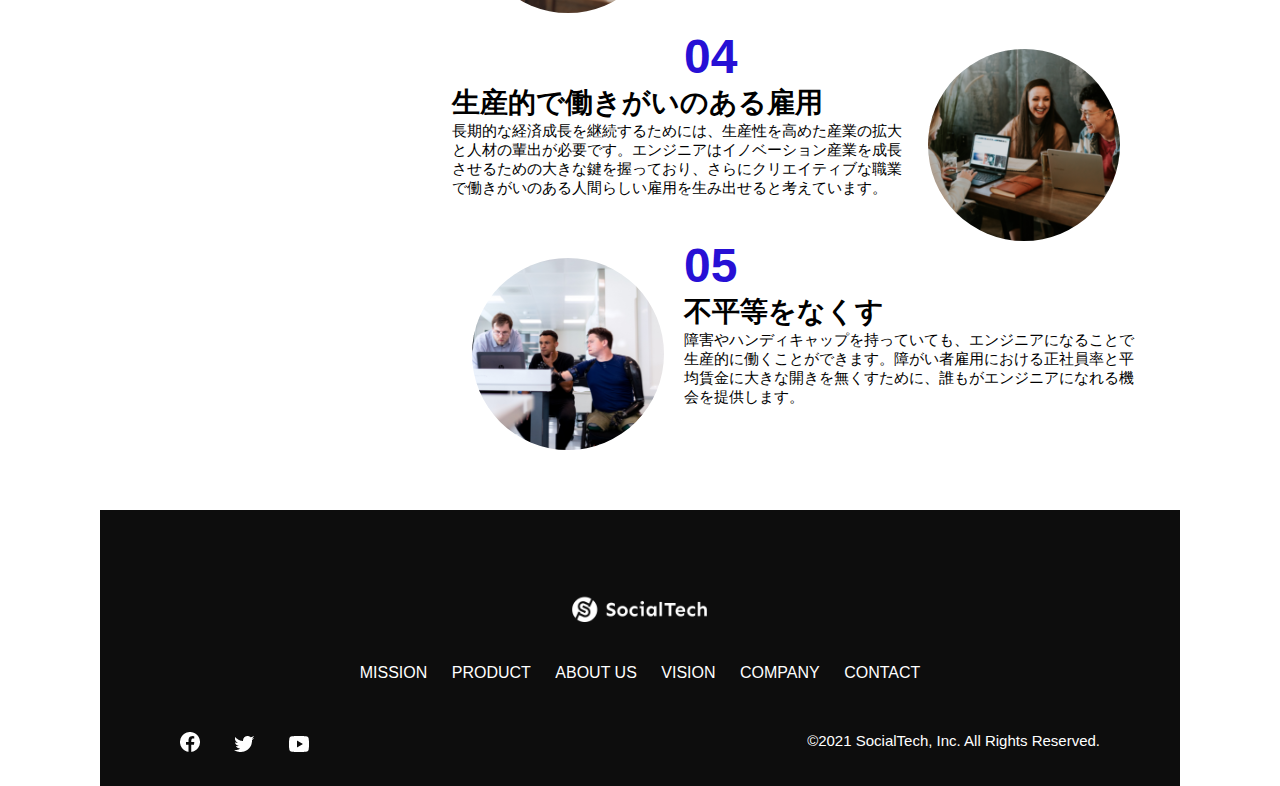
<file: kadai_tutorial_output/mission.html>
<!DOCTYPE html>
<html>
  <head>
    <title>SocialTech - MISSION ミッション -</title>
    <meta charset="utf-8">
    <meta name="description" content="SocialTechが目指す5つの目標（S2DGs）を紹介します">
    <meta name="viewport" content="width=device-width, initial-scale=1.0">
    <link rel="stylesheet" href="style.css">
  </head>

  <body>
    <!-- ヘッダー -->
    <header>
      <!-- ロゴ -->
      <a href="index.html" id="logo">
        <img src="images/logo.png" alt="トップページに戻る">
      </a>

      <!-- PC用ナビゲーション -->
      <nav id="nav-pc">
        <ul>
          <li><a href="mission.html">MISSION</a></li>
          <li><a href="product.html">PRODUCT</a></li>
          <li><a href="index.html#aboutus">ABOUT US</a></li>
          <li><a href="index.html#vision">VISION</a></li>
          <li><a href="index.html#company">COMPANY</a></li>
          <li><a href="index.html#contact">CONTACT</a></li>
        </ul>
      </nav>

      <!-- スマホ用メニューボタン -->
      <button id="menu-sp" onclick="document.getElementById('nav-sp').style.display = 'block'">
        <img src="images/button-menu.png" alt="ナビゲーションを開く">
      </button>

      <!-- スマホ用ナビゲーション -->
      <div id="nav-sp">
        <button id="close" onclick="document.getElementById('nav-sp').style.display = 'none'">
          <img src="images/button-close.png" alt="ナビゲーションを閉じる">
        </button>

        <nav>
          <ul>
            <li>
              <a id="logo-sp" href="index.html" onclick="document.getElementById('nav-sp').style.display = 'none'"><img src="images/logo-sp.png" alt="トップページに戻る"></a>
            </li>
            <li><a class="menu" href="mission.html" onclick="document.getElementById('nav-sp').style.display = 'none'">MISSION</a></li>
            <li><a class="menu" href="product.html" onclick="document.getElementById('nav-sp').style.display = 'none'">PRODUCT</a></li>
            <li><a class="menu" href="index.html#aboutus" onclick="document.getElementById('nav-sp').style.display = 'none'">ABOUT US</a></li>
            <li><a class="menu" href="index.html#vision" onclick="document.getElementById('nav-sp').style.display = 'none'">VISION</a></li>
            <li><a class="menu" href="index.html#company" onclick="document.getElementById('nav-sp').style.display = 'none'">COMPANY</a></li>
            <li><a class="menu" href="index.html#contact" onclick="document.getElementById('nav-sp').style.display = 'none'">CONTACT</a></li>
          </ul>
        </nav>
        <div id="sns">
          <a href="https://www.facebook.com/sejuku2013">
            <img src="images/button-facebook.png" alt="Facebookのリンク">
          </a>
          <a href="https://twitter.com/samuraijuku">
            <img src="images/button-twitter.png" alt="Twitterのリンク">
          </a>
          <a href="https://www.youtube.com/channel/UCCFOQO5aDK0xXam4cUQXT8g">
            <img src="images/button-youtube.png" alt="YouTubeのリンク">
          </a>
        </div>
      </div>
    </header>

    <main>
      <article>
        <section id="mission-main">
           <div class="mission-main-inner">
             <div id="mission-title">
               <h1>MISSION<br><span>ミッション</span></h1>
               <p>TOP > MISSION</p>
             </div>
           </div>
         </section>
        <section id="mission-s2dgs">
            <h2 class="mission-h2">S2DGsの実現</h2>
            <p>国連の掲げる大中小169個の目標「SDGs」のうち、以下の5つの大目標の実現をミッションとします。</p>
            <img src="images/mission/mission-s2dgs.png" alt="S2DGs">
          </section>
        <section id="mission-five-goals">
           <div class="five-goals-image">
             <img src="images/mission/mission-5goals.png" alt="5Goals">
           </div>
          <div class="five-goals-read">
             <div>
               <img class="fivegoals-image-left" src="images/mission/mission-5goals01.png" alt="PCを操作する女の子">
               <span class="fivegoals-number">01</span>
               <h3 class="fivegoals-h3">貧困をなくそう</h3>
               <p class="fivegoals-p">平均年収の高いエンジニアになることを支援し、相対的貧困を抜け出す社会人を増やしていきます。さらに、技能取得や職業訓練の機会を得られない貧困家庭の子供にもIT教育を提供し「貧困の連鎖」を食い止めることを目指します。</p>
             </div>
             <div>
               <img class="fivegoals-image-right" src="images/mission/mission-5goals02.png" alt="PCを見つめる小さい女の子">
               <span class="fivegoals-number">02</span>
               <h3 class="fivegoals-h3">質の高い教育をみんなに</h3>
               <p class="fivegoals-p">手頃な価格で質の高い技術・職業教育の提供を行い、誰もがエンジニアになれるための教育プラットフォームを目指します。子供向けSTEAM教育を提供し、グローバル社会やAI時代に適応して世界で通用する価値の高い人材を育成します。</p>
             </div>
             <div>
               <img class="fivegoals-image-left" src="images/mission/mission-5goals03.png" alt="PCを操作する女性">
               <span class="fivegoals-number">03</span>
               <h3 class="fivegoals-h3">ジェンダー平等の実現</h3>
               <p class="fivegoals-p">女性エンジニアを輩出することは、ジェンダーギャップ指数の経済、教育分野に影響を与えると考えています。女性エンジニアを増やすことで、ライフイベントが多い女性の社会進出を促す機会の創出やシングルマザーの貧困解消をし、男女格差の無い、健全な社会を目指します。</p>
             </div>
             <div>
               <img class="fivegoals-image-right" src="images/mission/mission-5goals04.png" alt="笑顔で話し合う3人の男女">
               <span class="fivegoals-number">04</span>
               <h3 class="fivegoals-h3">生産的で働きがいのある雇用</h3>
               <p class="fivegoals-p">長期的な経済成長を継続するためには、生産性を高めた産業の拡大と人材の輩出が必要です。エンジニアはイノベーション産業を成長させるための大きな鍵を握っており、さらにクリエイティブな職業で働きがいのある人間らしい雇用を生み出せると考えています。</p>
             </div>
             <div>
               <img class="fivegoals-image-left" src="images/mission/mission-5goals05.png" alt="障害を持つ男性が生き生きと働く様子">
               <span class="fivegoals-number">05</span>
               <h3 class="fivegoals-h3">不平等をなくす</h3>
               <p class="fivegoals-p">障害やハンディキャップを持っていても、エンジニアになることで生産的に働くことができます。障がい者雇用における正社員率と平均賃金に大きな開きを無くすために、誰もがエンジニアになれる機会を提供します。</p>
             </div>
           </div>
         </section>
      </article>
    </main>

    <footer>
      <div id="footer-logo">
        <img src="images/logo-sp.png" alt="SocialTech">
      </div>
      <div id="footer-link">
        <a href="mission.html">MISSION</a>
        <a href="product.html">PRODUCT</a>
        <a href="index.html#aboutus">ABOUT US</a>
        <a href="index.html#vision">VISION</a>
        <a href="index.html#company">COMPANY</a>
        <a href="index.html#contact">CONTACT</a>
      </div>
      <div id="sns-footer">
        <div class="sns-btns">
          <a href="https://www.facebook.com/sejuku2013"><img src="images/button-facebook.png" alt="Facebookのリンク"></a>
          <a href="https://twitter.com/samuraijuku"><img src="images/button-twitter.png" alt="Twitterのリンク"></a>
          <a href="https://www.youtube.com/channel/UCCFOQO5aDK0xXam4cUQXT8g"><img src="images/button-youtube.png" alt="YouTubeのリンク"></a>
        </div>
        <p id="copyright">&copy;2021 SocialTech, Inc. All Rights Reserved.</p>
      </div>
    </footer>

  </body>
</html>
</file>
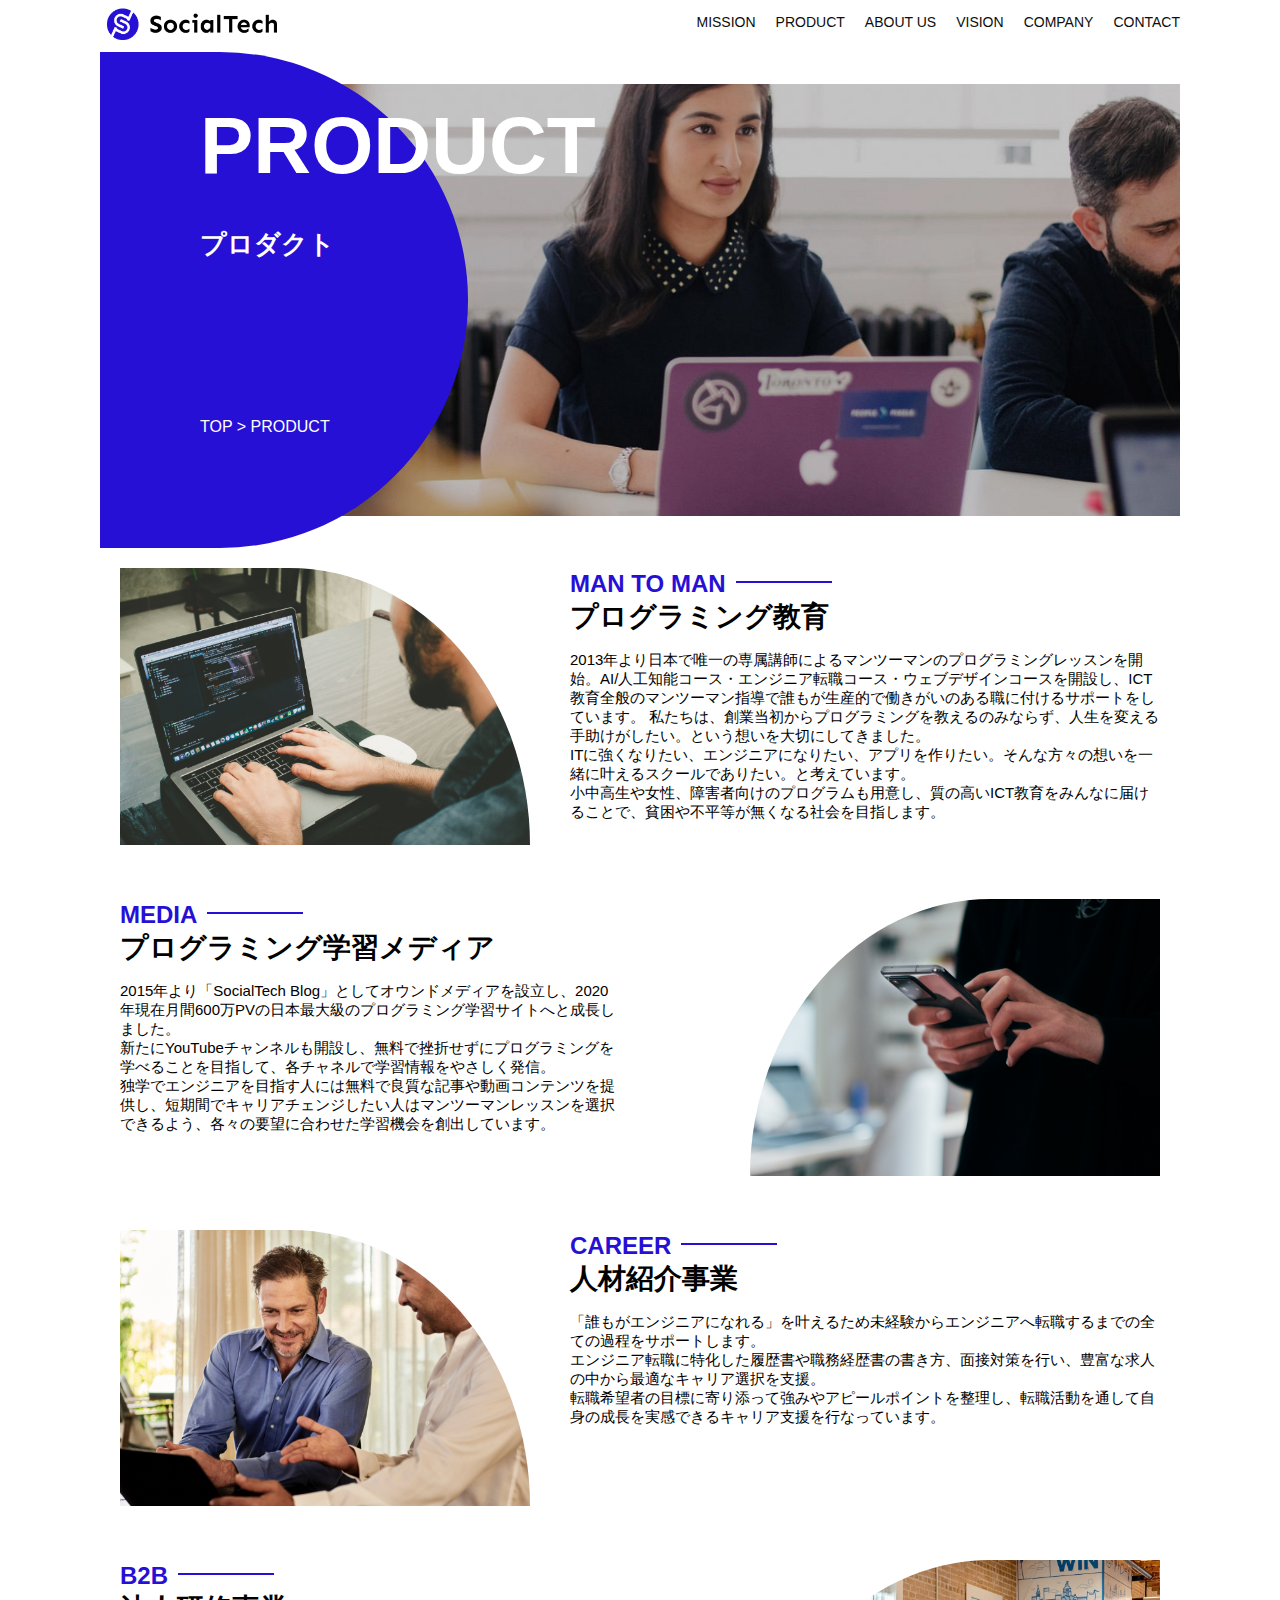
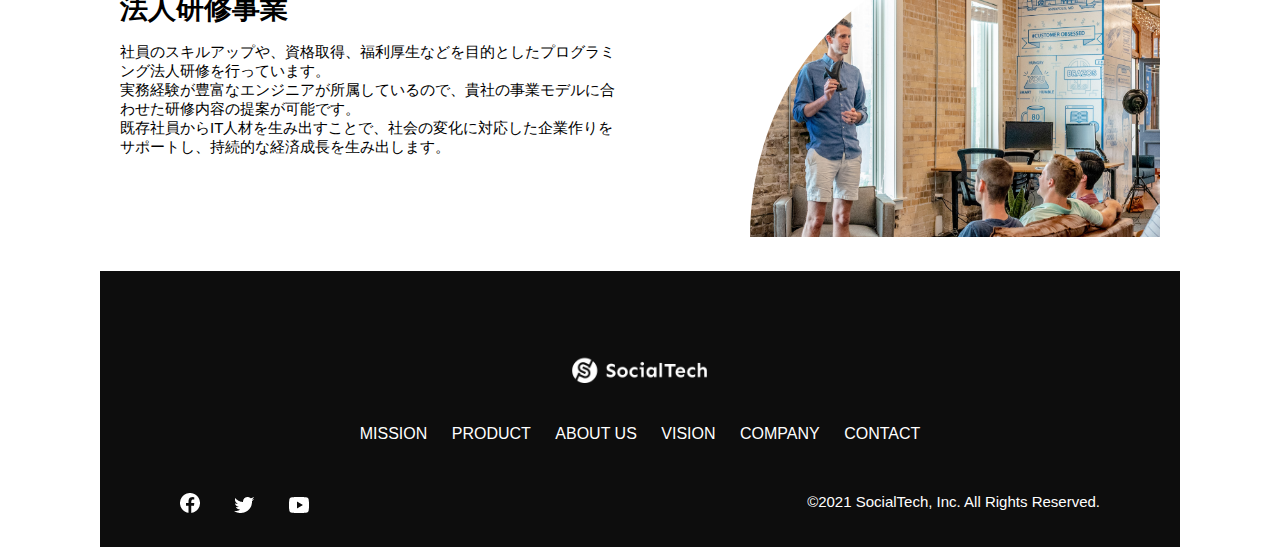
<file: kadai_tutorial_output/product.html>
<!DOCTYPE html>
<html>
  <head>
    <title>SocialTech -PRODUCT プロダクト-</title>
    <meta charset="utf-8">
    <meta name="description" content="SocialTechの4つのプロダクトを紹介します">
    <meta name="viewport" content="width=device-width, initial-scale=1.0">
    <link rel="stylesheet" href="style.css">
  </head>

  <body>
    <!-- ヘッダー -->
    <header>
      <!-- ロゴ -->
      <a href="index.html" id="logo">
        <img src="images/logo.png" alt="トップページに戻る">
      </a>

      <!-- PC用ナビゲーション -->
      <nav id="nav-pc">
        <ul>
          <li><a href="mission.html">MISSION</a></li>
          <li><a href="product.html">PRODUCT</a></li>
          <li><a href="index.html#aboutus">ABOUT US</a></li>
          <li><a href="index.html#vision">VISION</a></li>
          <li><a href="index.html#company">COMPANY</a></li>
          <li><a href="index.html#contact">CONTACT</a></li>
        </ul>
      </nav>

      <!-- スマホ用メニューボタン -->
      <button id="menu-sp" onclick="document.getElementById('nav-sp').style.display = 'block'">
        <img src="images/button-menu.png" alt="ナビゲーションを開く">
      </button>

      <!-- スマホ用ナビゲーション -->
      <div id="nav-sp">
        <button id="close" onclick="document.getElementById('nav-sp').style.display = 'none'">
          <img src="images/button-close.png" alt="ナビゲーションを閉じる">
        </button>

        <nav>
          <ul>
            <li>
              <a id="logo-sp" href="index.html" onclick="document.getElementById('nav-sp').style.display = 'none'"><img src="images/logo-sp.png" alt="トップページに戻る"></a>
            </li>
            <li><a class="menu" href="mission.html" onclick="document.getElementById('nav-sp').style.display = 'none'">MISSION</a></li>
            <li><a class="menu" href="product.html" onclick="document.getElementById('nav-sp').style.display = 'none'">PRODUCT</a></li>
            <li><a class="menu" href="index.html#aboutus" onclick="document.getElementById('nav-sp').style.display = 'none'">ABOUT US</a></li>
            <li><a class="menu" href="index.html#vision" onclick="document.getElementById('nav-sp').style.display = 'none'">VISION</a></li>
            <li><a class="menu" href="index.html#company" onclick="document.getElementById('nav-sp').style.display = 'none'">COMPANY</a></li>
            <li><a class="menu" href="index.html#contact" onclick="document.getElementById('nav-sp').style.display = 'none'">CONTACT</a></li>
          </ul>
        </nav>
        <div id="sns">
          <a href="https://www.facebook.com/sejuku2013">
            <img src="images/button-facebook.png" alt="Facebookのリンク">
          </a>
          <a href="https://twitter.com/samuraijuku">
            <img src="images/button-twitter.png" alt="Twitterのリンク">
          </a>
          <a href="https://www.youtube.com/channel/UCCFOQO5aDK0xXam4cUQXT8g">
            <img src="images/button-youtube.png" alt="YouTubeのリンク">
          </a>
        </div>
      </div>
    </header>

    <main>
      <article>
         <section id="product-main">
           <div class="product-main-inner">
             <div id="product-title">
               <h1>PRODUCT<br><span>プロダクト</span></h1>
               <p>TOP > PRODUCT</p>
             </div>
           </div>
         </section>
         <section class="product-section product-section-left">
           <div class="product-section-img">
             <img src="images/product/product-mantoman.png" alt="PCでコードを書く男性">
           </div>
           <div class="product-read">
             <h2 class="product-h2">MAN TO MAN</h2>
             <h3 class="product-h3">プログラミング教育</h3>
             <p>
               2013年より日本で唯一の専属講師によるマンツーマンのプログラミングレッスンを開始。AI/人工知能コース・エンジニア転職コース・ウェブデザインコースを開設し、ICT教育全般のマンツーマン指導で誰もが生産的で働きがいのある職に付けるサポートをしています。 私たちは、創業当初からプログラミングを教えるのみならず、人生を変える手助けがしたい。という想いを大切にしてきました。<br>ITに強くなりたい、エンジニアになりたい、アプリを作りたい。そんな方々の想いを一緒に叶えるスクールでありたい。と考えています。<br>小中高生や女性、障害者向けのプログラムも用意し、質の高いICT教育をみんなに届けることで、貧困や不平等が無くなる社会を目指します。
             </p>
           </div>
         </section>
 
         <section class="product-section product-section-right">
           <div class="product-read">
             <h2 class="product-h2">MEDIA</h2>
             <h3 class="product-h3">プログラミング学習メディア</h3>
             <p>2015年より「SocialTech Blog」としてオウンドメディアを設立し、2020年現在月間600万PVの日本最大級のプログラミング学習サイトへと成長しました。<br>新たにYouTubeチャンネルも開設し、無料で挫折せずにプログラミングを学べることを目指して、各チャネルで学習情報をやさしく発信。<br>独学でエンジニアを目指す人には無料で良質な記事や動画コンテンツを提供し、短期間でキャリアチェンジしたい人はマンツーマンレッスンを選択できるよう、各々の要望に合わせた学習機会を創出しています。</p>
           </div>
           <div class="product-section-img">
             <img src="images/product/product-media.png" alt="スマートフォンを操作する人">
           </div>
         </section>
 
         <section class="product-section product-section-left">
           <div class="product-section-img">
             <img src="images/product/product-career.png" alt="笑顔で話し合う2人の男性">
           </div>
           <div class="product-read">
             <h2 class="product-h2">CAREER</h2>
             <h3 class="product-h3">人材紹介事業</h3>
             <p>「誰もがエンジニアになれる」を叶えるため未経験からエンジニアへ転職するまでの全ての過程をサポートします。<br>エンジニア転職に特化した履歴書や職務経歴書の書き方、面接対策を行い、豊富な求人の中から最適なキャリア選択を支援。<br>転職希望者の目標に寄り添って強みやアピールポイントを整理し、転職活動を通して自身の成長を実感できるキャリア支援を行なっています。<br></p>
           </div>
         </section>
 
         <section class="product-section product-section-right">
           <div class="product-read">
             <h2 class="product-h2">B2B</h2>
             <h3 class="product-h3">法人研修事業</h3>
             <p>社員のスキルアップや、資格取得、福利厚生などを目的としたプログラミング法人研修を行っています。<br>実務経験が豊富なエンジニアが所属しているので、貴社の事業モデルに合わせた研修内容の提案が可能です。<br>既存社員からIT人材を生み出すことで、社会の変化に対応した企業作りをサポートし、持続的な経済成長を生み出します。</p>
           </div>
           <div class="product-section-img">
             <img src="images/product/product-b2b.png" alt="講演中の男性とそれを聴く人々">
           </div>
         </section>
      </article>
    </main>

    <footer>
      <div id="footer-logo">
        <img src="images/logo-sp.png" alt="SocialTech">
      </div>
      <div id="footer-link">
        <a href="mission.html">MISSION</a>
        <a href="product.html">PRODUCT</a>
        <a href="index.html#aboutus">ABOUT US</a>
        <a href="index.html#vision">VISION</a>
        <a href="index.html#company">COMPANY</a>
        <a href="index.html#contact">CONTACT</a>
      </div>
      <div id="sns-footer">
        <div class="sns-btns">
          <a href="https://www.facebook.com/sejuku2013"><img src="images/button-facebook.png" alt="Facebookのリンク"></a>
          <a href="https://twitter.com/samuraijuku"><img src="images/button-twitter.png" alt="Twitterのリンク"></a>
          <a href="https://www.youtube.com/channel/UCCFOQO5aDK0xXam4cUQXT8g"><img src="images/button-youtube.png" alt="YouTubeのリンク"></a>
        </div>
        <p id="copyright">&copy;2021 SocialTech, Inc. All Rights Reserved.</p>
      </div>
    </footer>
    
  </body>
</html>
</file>
<file: kadai_013/style.css>
/* PC、スマホ共通スタイル */
body {
  font-family: "Source Sans Pro", "Hiragino Kaku Gothic ProN", Meiryo, Arial,
    sans-serif;
}

p {
  font-size: 15px;
}

#main-visual>img {
  width: 100%;
}

/* スマホ用ナビを非表示 */
#nav-sp,
#menu-sp {
  display: none;
}

/*================
PC用のスタイル 
=================*/
@media screen and (min-width: 768px) {
  /* 横幅設定 */
  body {
    max-width: 1080px;
    min-width: 960px;
    margin: 0 auto 0 auto;
  }

  /* ヘッダー */
  header {
    display: flex;
    justify-content: space-between;
  }

  /* ナビゲーションのレイアウト */
  #nav-pc {
    text-align: right;
    font-size: 14px;
    padding-top: 15px;
  }

  /* ナビゲーションのリンクの装飾設定 */
  #nav-pc>a {
    text-decoration: none;
    margin-left: 20px;
  }

  #nav-pc>a:link {
    color: #0d0d0d;
  }

  #nav-pc>a:visited {
    color: #0d0d0d;
  }

  #nav-pc>a:hover {
    color: #0d0d0d;
    text-decoration: underline;
  }

  #nav-pc>a:active {
    color: #0d0d0d;
  }
}

/*====================
スマートフォン用のスタイル
=====================*/
@media screen and (max-width: 767px) {
  /* 横幅設定 */
  body {
    min-width: 375px;
    margin: 0;
  }
  /* PC用ナビゲーション非表示 */
  #nav-pc {
    display: none;
  }
  /* ハンバーガーメニュー */
  #menu-sp {
    display: block;
    background-color: transparent;
    float: right;
    padding: 0;
    border: none;
  }

  /* スマホ用ナビゲーションの表示切替*/
  /* 初期状態、レイアウトと非表示設定 */
  #nav-sp {
    background-color: #ce933e;
    position: absolute;
    left: 0;
    top: 0;
    height: 100%;
    width: 100%;
    display: none;
    z-index: 100;
  }

   #nav-sp ul {
     padding-left: 0;
   }
 
   #nav-sp li {
     list-style: none;
   }

   /* ×ボタン */
   #close {
     position: absolute;
     top: 20px;
     right: 20px;
     background-color: transparent;
     border: none;
   }

   /* ナビゲーションメニュー用ロゴ */
   #logo-sp {
     margin: 80px 0 30px 20px;
   }

   /* ナビゲーションのリンクの装飾設定 */
   #nav-sp a {
     display: block;
   }
   #nav-sp a:link {
     color: #ffffff;
   }
   #nav-sp a:visited {
     color: #ffffff;
   }
   #nav-sp a:hover {
     color: #ffffff;
     text-decoration: underline;
   }
   #nav-sp a:active {
     color: #ffffff;
   }

   #nav-sp .menu {
     text-decoration: none;
     display: block;
     margin: 0 20px 0 20px;
     height: 44px;
     font-size: 16px;
     background-image: url("images/arrow.png");
     background-repeat: no-repeat;
     background-position: right top;
   }

}
</file>
<file: kadai_tutorial_output/style.css>
/* PC、スマホ共通スタイル */
* {
  box-sizing: border-box;
 }

p {
  font-size: 15px;
 }

body {
   max-width: 1080px;
   margin: 0 auto 0 auto;
    font-family: "Source Sans Pro", "Hiragino Kaku Gothic ProN", Meiryo, Arial, sans-serif;
 }
 
 /* ヘッダー */
 header {
   display: flex;
   justify-content: space-between;
 }

  /* ナビゲーションのレイアウト */
 #nav-pc {
   font-size: 14px;
 }
 
 #nav-pc ul {
   display: flex;
   padding-left: 0;
 }
 
 #nav-pc li {
   list-style: none;
 }
 
 /* ナビゲーションのリンクの装飾設定 */
 #nav-pc a {
   text-decoration: none;
   margin-left: 20px;
   color: #0d0d0d;
 }
 
 #nav-pc a:hover {
   text-decoration: underline;
 }

  /* スマホ用ナビを非表示 */
  #nav-sp,
  #menu-sp {
    display: none;
  }

 /* メインビジュアル*/
 #main-visual {
   position: relative;
   height: 400px;
 }

 #main-message {
   position: absolute;
   top: 0;
   left: 0;
   background-color: #2710d5;
   color: #ffffff;
   border-radius: 0 0 476px 0;
   max-width: 620px;
   height: 100%;
   width: 100%;
   z-index: 11;
 }

 #main-message > h1 {
   font-size: 60px;
   margin: 100px 0 0 50px;
 }
 #main-message > p { 
   font-size: 28px;
   margin: 0 0 0 50px;
 }

 #main-visual > img {
   max-width: 620px;
   border-radius: 476px 0 0 0;
   position: absolute;
   top: 0;
   right: 0;
   z-index: 10;
 }

 /* 見出し */
 h2 {
   margin: 40px 0 0 0;
 }
 
 h2::after {
   content: url("images/line.png");
   margin-left: 10px;
 }
 
 h3 {
   font-size: 27px;
 }

 /* ミッション */
 #mission {
   margin: 80px auto 80px auto;
 }
 
 #mission-flex {
   display: flex;
 }

 #mission-flex > div {
   width: 50%;
   margin: 20px;
 }
 
 #mission-photo {
   width: 100%;
 }
 
 #s2dgs {
   margin-top: 50px;
   width: 100%;
 }

 /* プロダクト */
 #product {
   background-color: #fafafa;
   margin: 80px 0 80px 0;
   padding: 10px 40px 0px 40px;
 }
 
 /* 外枠 */
 #product .product-flex {
   margin-top: 40px;
   display: flex;
 }
 
 /* 左のカラム */
 #product-left {
   width: 50%;
   margin-right: 20px;
 }
 
 /* 右のカラム */
 #product-right {
   width: 50%;
   margin-left: 20px;
   margin-top: 80px;
 }
 
 /* 画像＋説明の枠 */
 #product-left > div {
   position: relative;
   height: 480px;
   margin-right: 20px;
 }
 #product-right > div {
   position: relative;
   height: 480px;
   margin-left: 20px;
 }

 /* 画像 */
 .product-photo {
   width: 100%;
 }

 /* 説明文の枠 */
 .product-explain {
   background-color: #ffffff;
   position: absolute;
   left: 0;
   bottom: 50px;
   margin: 0 40px 0 40px;
   padding: 20px;
   box-shadow: 5px 5px 10px rgba(0, 0, 0, 0.05);
 }
 
 /* 説明文の英語 */
 .product-explain > span {
   color: #2710d5;
   font-weight: bold;
   font-size: 16px;
   margin: 0;
 }
 
 /* 説明文の見出し */
 .product-explain > h3 {
   margin: 5px 0 5px 0;
 }
 
 /* 説明文 */
 .product-explain > p {
   font-size: 14px;
   margin: 0;
 }
 
 /* もっと見るボタン */
 #product-more {
   text-align: center;
 }
 
 #product-more a {
   position: relative;
   bottom: -42px;
 }

 /* ABOUT US */
 #aboutus {
   margin: 80px auto 80px auto;
 }
 
 /* 3つの組織文化と画像を入れる枠 */
 #aboutus > div {
   display: flex;
 }

 /* 画像 */
 .culture-img {
   width: 50%;
   align-self: flex-start;
 }
 
 .culture-img2 {
   margin-top: 50px;
   width: 100%;
 }

 /* 3つの組織文化の表 */
 .culture-table {
   margin-right: 50px;
 }

 /* 番号 */
 .culture-num {
   font-size: 80px;
   color: #2710d5;
   padding: 0 20px 0 0;
 }

 /* 見出し */
 .culture-table th {
   text-align: left;
   font-size: 28px;
   font-weight: bold;
 }

 /* 組織文化英語 */
 .culture-en {
   color: #2710d5;
   font-size: 24px;
 }

 /* 説明文 */
 .culture-description {
   margin: 0;
 }

 /* ビジョン */
 #vision {
   margin: 80px auto 80px auto;
 }
 
 /* セクション内の外枠*/
 #vision > div {
   display: flex;
   justify-content: space-between;
   flex-wrap: wrap;
 }
 
 /*7つの行動指針の枠*/
 .vision-box {
   width: 300px;
   height: 300px;
   margin-bottom: 30px;
   position: relative;
 }

 .vision-box > img {
   width: 100%;
   position: relative;
   z-index: 30;
 }
 
 .vision-box > div {
   position: absolute;
   top: 0;
   left: 0;
   z-index: 31;
   margin-right: 20px;
 }
 
 .vision-box > div > h4 {
   color: #2710d5;
   font-size: 19px;
   margin: 80px 0 0 0;
 }
 
 .vision-box > div > h4::first-letter {
   font-size: 40px;
 }
 
 .vision-box > div > h5 {
   font-size: 20px;
   margin: 0 0 0 0;
 }
 
 .vision-box > div > p {
   margin: 10px 0 0 0;
 }

 /* 会社概要 */
 #company {
   margin: 80px auto 80px auto;
 }

 #company-table {
   width: 100%;
 }
 
 .tableheader {
   text-align: left;
   padding: 20px;
   border-bottom-color: #2710d5;
   border-bottom-width: 1px;
   border-bottom-style: solid;
   width: 100px;
 }
 
 .tableheader-first {
   border-top-color: #2710d5;
   border-top-width: 1px;
   border-top-style: solid;
 }
 
 .cell {
   padding: 30px;
   border-bottom-color: #ececec;
   border-bottom-width: 1px;
   border-bottom-style: solid;
 }
 
 .cell-first {
   border-top-color: #ececec;
   border-top-width: 1px;
   border-top-style: solid;
 }

 #company > iframe {
   width: 100%;
   height: 368px;
   margin-top: 40px;
 }

 /* お問い合わせ */
 #contact {
   margin: 80px auto 80px auto;
 }
 
 /* 外枠 */
 #contact > form > div {
   display: flex;
   flex-direction: row;
   flex-wrap: wrap;
   padding-bottom: 30px;
 }

 /* 左列の見出し */
 .contact-heading {
   width: 240px;
   align-self: center;
 }
 /* 見出しのラベル */
 .contact-label {
   font-weight: bold;
 }
 /* 必須 */
 .contact-span {
   color: #ce2222;
   margin: 0 0 0 20px;
   font-weight: bold;
 }

 /* テキストボックス */
 .contact-textbox {
   border-top: 0px;
   border-left: 0px;
   border-right: 0px;
   border-bottom-width: 1px;
   border-bottom-color: #707070;
   border-style: solid;
   background-color: #fafafa;
   width: 400px;
   height: 56px;
 }
 
/* お問い合わせ内容のテキストエリア */
.contact-textarea {
  border-top: 0px;
  border-left: 0px;
  border-right: 0px;
  border-bottom-width: 1px;
  border-bottom-color: #707070;
  background-color: #fafafa;
  width: 400px;
  height: 200px;
}

 /* 個人情報の取り扱い */
 #contact dt {
   font-weight: bold;
 }
 
 #contact dd {
   margin: 0 0 16px 0;
 }
 
 #contact dd p {
   margin: 0;
 }
 
 #contact dd ul {
   padding-left: 0;
 }
 
 #contact dd li {
   margin-bottom: 0;
   list-style: none;
 }

 /* フッター */
 footer {
   background-color: #0d0d0d;
   text-align: center;
   padding: 80px 80px 30px 80px;
 }
 
 #footer-logo {
   margin-bottom: 30px;
 }

 #footer-link {
   margin-bottom: 50px;
 }
 
 #footer-link > a {
   text-decoration: none;
   margin: 10px;
   color: #ffffff;
 }
 
 #footer-link > a:hover {
   text-decoration: underline;
 }

 #sns-footer {
   display: flex;
   justify-content: space-between;
   text-align: left;
 }
 
 #sns-footer a {
   margin-right: 30px;
 }
 
 #copyright {
   color: #ffffff;
   margin: 0;
 }

 /* mission.html用スタイル */
 /* ミッションのメインビジュアル */
 .mission-main-inner {
   background-image: url("images/mission/mission-main.png");
   background-repeat: no-repeat;
   background-position-y: center;
 }
 
 #mission-title {
   background-color: #2710d5;
   width: 368px;
   color: #ffffff;
   height: 496px;
   border-radius: 0 248px 248px 0;
   position: relative;
 }
 
 #mission-title h1 {
   position: absolute;
   top: 0;
   left: 100px;
   font-size: 80px;
   line-height: 1;
 }
 
 #mission-title h1 span {
   font-size: 26px;
 }
 
 #mission-title > p {
   position: absolute;
   top: 350px;
   left: 100px;
   font-size: 16px;
 }

 /* ミッションページ　S2DGSの設定 */
 #mission-s2dgs {
   padding: 20px;
 }
 
 .mission-h2 {
   color: #2710d5;
   font-size: 40px;
 }
 
 .mission-h2::after {
   content: none;
 }

 /* ミッションページ　5つのゴールの設定 */
 #mission-five-goals {
   padding: 20px;
   display: flex;
 }
 
 #mission-five-goals .five-goals-image {
   width: 30%;
   padding: 20px;
 }
 
 #mission-five-goals .five-goals-image img {
   width: 100%;
 }
 
 #mission-five-goals .five-goals-read {
   width: 70%;
   padding: 20px;
 }
 
 #mission-five-goals .five-goals-read > div {
   margin-bottom: 40px;
 }
 
 .fivegoals-image-right {
   float: right;
   margin: 20px;
 }
 
 .fivegoals-image-left {
   float: left;
   margin: 20px;
 }
 
 .fivegoals-number {
   color: #2710d5;
   font-size: 48px;
   font-weight: bold;
   margin: 0;
 }
 
 .fivegoals-h3 {
   font-size: 28px;
   margin: 0;
 }
 
 .fivegoals-p {
   margin: 0;
 }

 /* プロダクトページ */
 .product-main-inner {
   background-image: url("images/product/product-main.png");
   background-repeat: no-repeat;
   background-position-y: center;
 }
 
 #product-title {
   background-color: #2710d5;
   width: 368px;
   color: #ffffff;
   height: 496px;
   border-radius: 0 248px 248px 0;
   position: relative;
 }
 
 #product-title h1 {
   position: absolute;
   top: 0;
   left: 100px;
   font-size: 80px;
   line-height: 1;
 }
 
 #product-title h1 span {
   font-size: 26px;
 }
 
 #product-title > p {
   position: absolute;
   top: 350px;
   left: 100px;
   font-size: 16px;
 }

 /* セクション */
 .product-section {
   display: flex;
   padding: 20px 20px 0;
 }
 
 .product-section .product-section-img {
   width: 450px;
 }
 
 /* 左が画像のセクション*/
 .product-section-left .product-section-img img {
   width: 100%;
   padding: 0 40px 30px 0;
   border-radius: 0 432px 0 0;
 }
 
 .product-section-left .product-read {
   width: 50%;
   flex-grow: 1;
 }
 
 .product-section-left .product-read p {
   margin-bottom: 0;
 }
 
 /* 右が画像のセクション*/
 .product-section-right {
   justify-content: space-between;
 }
 
 .product-section-right .product-section-img img {
   width: 100%;
   padding: 0 0 30px 40px;
   border-radius: 432px 0 0 0;
 }
 
 .product-section-right .product-read {
   width: 500px;
 }
 
 .product-h2 {
   color: #2710d5;
   font-size: 24px;
   margin: 0;
 }
 
 .product-h3 {
   font-size: 28px;
   margin: 0;
 }

/*====================
スマートフォン用のスタイル
=====================*/
@media screen and (max-width: 767px) {
  /* PC用ナビゲーション非表示 */
  #nav-pc {
    display: none;
  }

  /* ハンバーガーメニュー */
  #menu-sp {
    display: block;
    background-color: transparent;
    float: right;
    padding: 0;
    border: none;
  }

  /* スマホ用ナビゲーションの表示切替*/
  /* 初期状態、レイアウトと非表示設定 */
  #nav-sp {
    background-color: #2710d5;
    position: fixed;
    left: 0;
    top: 0;
    height: 100%;
    width: 100%;
    display: none;
    z-index: 100;
  }

   /* ×ボタン */
   #close {
     position: absolute;
     top: 20px;
     right: 20px;
     background-color: transparent;
     border: none;
   }
 
   #nav-sp nav ul {
     padding-left: 0;
   }
 
   #nav-sp nav li {
     list-style: none;
   }
 
   /* ナビゲーションメニュー用ロゴ */
   #logo-sp {
     margin: 80px 0 30px 20px;
   }

  /* ナビゲーションのリンクの装飾設定 */
  #nav-sp nav a {
    display: block;
    color: #ffffff;
  }
 
  #nav-sp nav a:hover {
     text-decoration: underline;
   }
 
   #nav-sp .menu {
     text-decoration: none;
     margin: 0 20px 0 20px;
     height: 44px;
     font-size: 16px;
     background-image: url("images/arrow.png");
     background-repeat: no-repeat;
     background-position: right top;
   }

  #sns {
    position: absolute;
    bottom: 20px;
    left: 20px;
  }

  #sns > a {
    margin-right: 30px;
  }

 /* メインビジュアル */
   #main-visual {
     position: relative;
     height: 470px;
   }
 
   #main-visual > div {
     text-align: center;
     height: 280px;
   }
 
   #main-visual h1 {
     font-size: 28px;
     margin: 90px 0 0 0;
   }
 
   #main-visual > div > p {
     margin: 0;
     font-size: 15px;
   }
 
   #main-visual > img {
     width: 100%;
     border-radius: 476px 0 0 0;
     top: auto;
     bottom: 0;
   }

  /*見出し*/
   h2 {
     margin: 15px 0 15px 0;
   }
   
   h3 {
     font-size: 24px;
     margin: 10px 0 0 0;
   }

  /* ミッション */
   #mission {
     margin: 20px 0 20px 0;
     padding: 0 20px 0 20px;
   }
 
   #mission-flex {
     flex-direction: column;
   }
 
   #mission-flex > div {
   width: 100%;
   margin: 0;
 }

  /* プロダクト */
    #product {
      margin: 0;
      padding: 10px 20px 0 20px;
    }
  
    /* 外枠 */
    #product .product-flex {
      flex-direction: column;
      margin-top: 0;
    }
  
    /* 左右のカラム　スマホでは縦並び */
    #product-left,
    #product-right {
      width: 100%;
      margin: 0;
    }
  /*  画像＋説明の枠 */
   #product-left > div,
   #product-right > div {
     height: auto;
     margin: 0;
   }
 
   /* 説明文の枠 */
   .product-explain {
     position: relative;
     margin: 0;
   }
 
   .product-explain > h3 {
     margin: 10px 0 10px 0;
     font-size: 24px;
   }
 
  /* もっと見るボタン */
    #product-more {
      text-align: left;
    }
   /* ABOUT US */
   #aboutus {
     margin: 80px 20px 80px 20px;
   }
 
   #aboutus > div {
     flex-direction: column;
  }
 
   .culture-table th {
     font-size: 16px;
   }
 
   .culture-table {
     margin-right: 0;
     padding-right: 20px;
     order: 2;
   }
 
   .culture-img {
     width: 100%;
     order: 1;
   }
 
   .culture-img2 {
     margin-top: 0;
   }
 
   .culture-num {
     padding: 0;
   }
 
   .culture-description {
     margin: 0;
   }

   /* ビジョン */
   #vision {
     margin: 80px 20px 80px 20px;
   }
 
   .vision-box > img {
     position: absolute;
     top: 0;
     left: 0;
   }
 
   .vision-box > div > h4 {
     margin: 60px 0 0 0;
   }

  /*会社概要*/
   #company {
     margin: 0 20px 0 20px;
   }
 
   #company > h3 {
     margin-bottom: 20px;
   }

  .tableheader {
     width: 50px;
   }
 
   .cell {
     padding: 20px;
   }
 
   #company > iframe {
     height: 240px;
   }
  /* お問い合わせ */
   #contact {
     margin: 80px 20px 80px 20px;
   }
 
   #contact > h3 {
     margin-bottom: 20px;
   }
 
   #contact > form > div {
     flex-direction: column;
     margin-bottom: 20px;
   }
 
   .contact-heading {
     align-self: auto;
     margin-bottom: 20px;
   }

  .contact-textbox {
     min-width: 300px;
     width: 100%;
   }
 
   .contact-textarea {
     height: 150px;
     width: 100%;
   }
 
   .radiobutton {
     margin-bottom: 20px;
   }

  /* フッター */
   footer {
     padding: 30px 20px 50px 20px;
     text-align: left;
   }
 
   #footer-link > a {
     margin: 0 20px 30px 0;
     display: block;
     background-image: url("images/arrow.png");
     background-repeat: no-repeat;
     background-position: right top;
   }
 
   #footer-link > a:hover {
     text-decoration: underline;
   }
 
   #sns-footer {
     flex-direction: column;
     justify-content: flex-start;
   }
 
   #copyright {
     font-size: 12px;
     margin-top: 30px;
   }

  /* mission.html用スタイル */
   /* ミッションのメインビジュアル */
   #mission-main {
     height: 256px;
     margin-top: 4%;
     position: relative;
   }
 
   .mission-main-inner {
     height: 80%;
     background-size: cover;
   }
 
   #mission-title {
     width: 136px;
     height: 256px;
     position: absolute;
     top: -10%;
   }
 
   #mission-title h1 {
     left: 20px;
     font-size: 40px;
   }
 
   #mission-title h1 span {
     font-size: 18px;
   }
 
   #mission-title > p {
     top: 180px;
     left: 20px;
     font-size: 13px;
   }

  /* ミッションページ　S2DGSの設定 */
    .mission-h2 {
      font-size: 38px;
      margin: 0px;
    }
  
    .mission-h2::after {
      content: none;
    }
  
    #mission-s2dgs > img {
      width: 100%;
    }

  /* ミッションページ　5つのゴールの設定 */
   #mission-five-goals {
     flex-direction: column;
   }
 
   #mission-five-goals > div {
     padding: 0;
   }
 
   #mission-five-goals .five-goals-image,
   #mission-five-goals .five-goals-read {
     width: 100%;
     padding: 0;
   }
 
   #mission-five-goals .five-goals-read > div {
     display: flex;
     flex-direction: column;
   }
 
   .fivegoals-image-right,
   .fivegoals-image-left {
     align-self: center;
   }

   /* プロダクトページ */
   #product-main {
     height: 256px;
     margin-top: 4%;
     position: relative;
   }
 
   .product-main-inner {
     height: 80%;
     background-size: cover;
   }
 
   #product-title {
     width: 136px;
     height: 256px;
     position: absolute;
     top: -10%;
   }
   
   #product-title h1 {
     left: 20px;
     font-size: 40px;
   }
 
   #product-title h1 span {
     font-size: 18px;
   }
 
   #product-title > p {
     top: 180px;
     left: 20px;
     font-size: 13px;
   }

   /* セクション */
   .product-section {
     flex-direction: column;
   }
 
   .product-section .product-section-img {
     width: 100%;
   }
   
   .product-section .product-section-img img {
     width: 100%;
     padding: 0;
   }
 
   /* 左が画像のセクション*/
   .product-section-left .product-section-img img {
     border-radius: 0 300px 0 0;
   }
 
   .product-section-left .product-read {
     width: 100%;
     flex-grow: 1;
   }
 
   /* 右が画像のセクション*/
   .product-section-right .product-section-img img {
     order: 1;
     border-radius: 300px 0 0 0;
   }
 
   .product-section-right .product-read {
     order: 2;
     width: 100%;
   }

}
</file>
<file: kadai_015/style.css>
:root {
  font-size: 20px;
}

body {
  font-family: "Arial", "Meiryo", sans-serif;
  text-align: center;
}

h1 {
  font-family: "Josefin Sans", sans-serif;
  font-size: 2rem;
  letter-spacing: 1.2em;
  text-shadow: 2px 2px 4px rgba(0,0,0,0.3);
  border-bottom: 3px solid rgb(115,115,114);
}

.skyblue {
  color: skyblue;
}
.pink {
  color: rgb(255, 192, 203);
}

h1 .blue { color: skyblue; }
h1 .pink { color: rgb(255, 192, 203); }

#basic .pink,
h2.pink { color: rgb(255, 192, 203); }

#basic .blue,
h2.blue,
h2.skyblue { color: skyblue; }

#basic p {
  font-weight: bold;
}

body > p, #basic ~ p {
  font-weight: normal;
}
</file>
<file: kadai_018/style.css>
#top {
  width: 800px;
  background-color: #dcc9f4;
  margin: 20px auto;
  text-align: center;
}
#top .top-child {
  display: inline-block;
  width: 20%;
  background-color: #ffd9df;
}
#middle {
  width: 800px;
  height: 800px;
  background-color: #ffd9df;
  margin: 20px auto;
}
#middle-child01,
#middle-child02,
#middle-child03 {
  width: 200px;
  height: 200px;
  background-color: #87ceeb;
}
#middle {
  position: relative;
}
#middle-child01 {
  position: absolute;
  top: 100px;
  left: 100px;
}
#middle-child02 {
  position: absolute;
  top: 300px;
  left: 300px;
}
#middle-child03 {
  position: absolute;
  top: 500px;
  left: 500px;
}
#bottom {
  width: 800px;
  height: 300px;
  background-color: #87ceeb;
  margin: 20px auto;
}
#bottom-child01,
#bottom-child02,
#bottom-child03 {
  width: 400px;
  height: 100px;
  background-color: #e5dcf0;
  position: relative;
}
#bottom-child02 {
  left: 200px;
}
#bottom-child03 {
  left: 400px;
}
</file>
<file: kadai_022/style.css>
body, h1, p {
  margin: 0;
}
p, a {
  font-size: 20px;
}
header {
  margin-bottom: 20px;
  background-color: rgb(244, 79, 79);
  text-align: center;
}
header h1 {
  color: rgb(255, 255, 255);
}
main {
  padding: 10px;
}
#parent {
  display: flex;
  justify-content: space-between;
}
.contents {
  border: 3px solid rgb(238, 204, 204);
  flex-basis: 25%;
  padding: 10px 15px;
  margin: 20px 0;
  text-align: center;
}
.contents h2 {
  font-size: 25px;
  border-bottom: 3px dotted rgb(236, 122, 122);
}
.contents h2::before {
  content: "●";
  color: rgb(239, 111, 139);
  margin-right: 5px;
}
.contents p:nth-of-type(2)::first-letter {
  font-weight: bold;
  color: rgb(97, 206, 249);
}
.contents img {
  margin: 10px 0;
  width: 70%;
}
footer {
  background-color: rgb(244, 79, 79);
  text-align: center;
}
footer a {
  color: rgb(255, 255, 255);
}
footer a:visited {
  color: rgb(193, 234, 251);
}
footer a:hover {
  color: rgb(245, 178, 168);
}
@media screen and (max-width: 768px) {
  .contents h2 {
    font-size: 30px;
  }
  p {
    font-size: 25px;
  }
  #parent {
    flex-direction: column;
  }
}
</file>
